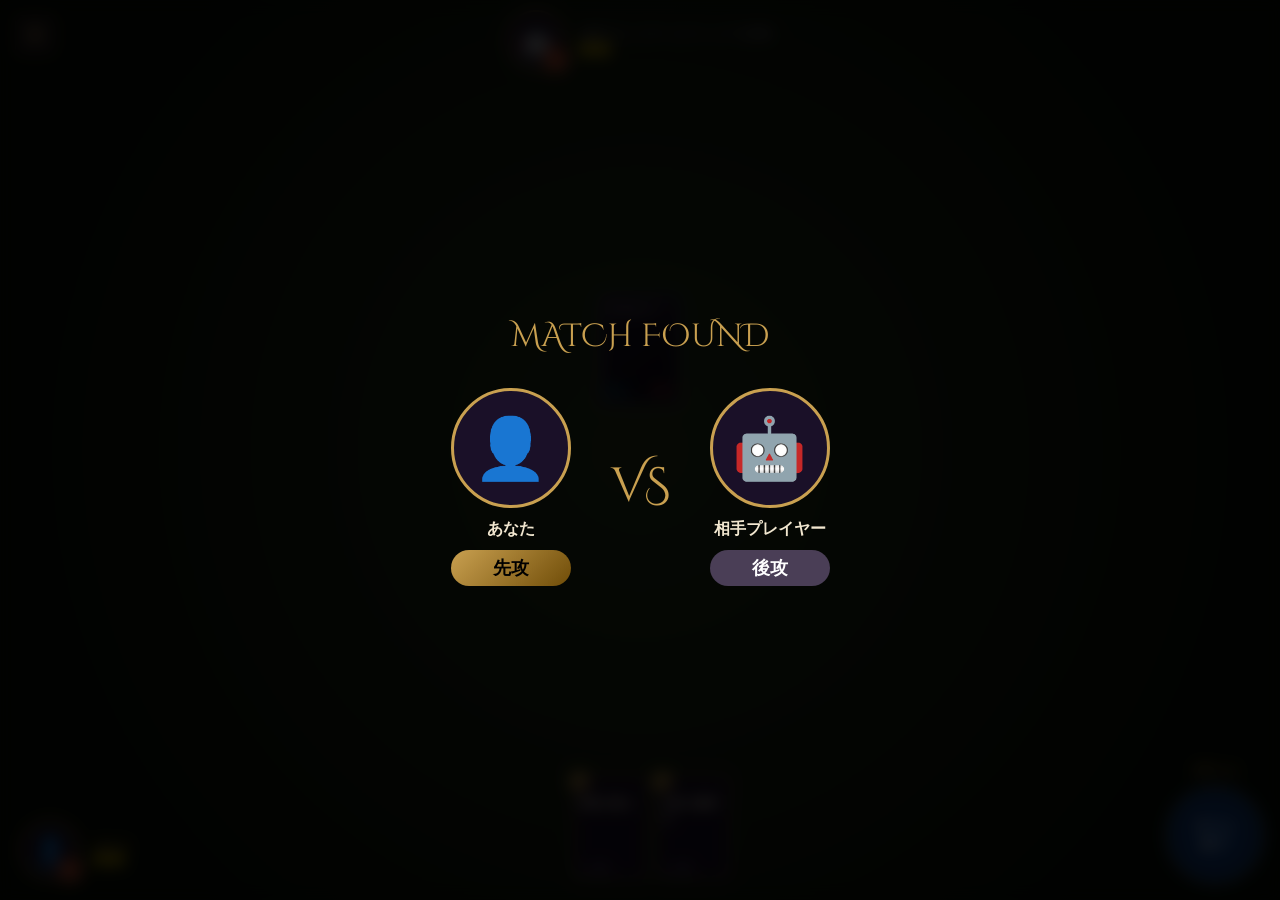
<file: bin/main/static/battle.html>
<!DOCTYPE html>
<html lang="ja">
<head>
    <meta charset="UTF-8">
    <meta name="viewport" content="width=device-width, initial-scale=1.0">
    <title>Gothic Duel - バトル</title>
    
    <link rel="preconnect" href="https://fonts.googleapis.com">
    <link rel="preconnect" href="https://fonts.gstatic.com" crossorigin>
    <link href="https://fonts.googleapis.com/css2?family=Cinzel+Decorative:wght@700&family=EB+Garamond:ital,wght@0,400..800;1,400..800&display=swap" rel="stylesheet">

    <style>
        * { box-sizing: border-box; margin: 0; padding: 0; user-select: none; }
        body {
            font-family: 'EB Garamond', serif;
            background: #0d120a;
            color: #ffffff;
            height: 100vh;
            overflow: hidden;
            position: relative;
        }

        /* 盤面背景 */
        .battle-board {
            width: 100vw;
            height: 100vh;
            background: radial-gradient(circle at 50% 50%, #2a3a20 0%, #0a1107 80%);
            display: flex;
            flex-direction: column;
            justify-content: space-between;
            padding: 10px 20px;
            position: relative;
        }

        /* --- 左上：メニューボタン ＆ カード詳細 --- */
        .top-left-ui {
            position: absolute;
            top: 15px; left: 15px;
            z-index: 10;
            display: flex;
            flex-direction: column;
            gap: 10px;
        }
        .btn-menu {
            width: 40px; height: 40px;
            background: rgba(22, 16, 35, 0.85);
            border: 1px solid #c9a050;
            color: #c9a050;
            border-radius: 6px;
            font-size: 20px;
            cursor: pointer;
            display: flex; justify-content: center; align-items: center;
            box-shadow: 0 0 10px rgba(0,0,0,0.6);
        }

        /* 左上カード詳細パネル */
        .card-detail-panel {
            width: 260px;
            background: rgba(15, 10, 25, 0.9);
            border: 1px solid #c9a050;
            border-radius: 8px;
            padding: 12px;
            box-shadow: 0 4px 15px rgba(0,0,0,0.8);
            display: none;
        }
        .detail-name { font-family: 'Cinzel Decorative', serif; color: #f1e6cf; font-size: 14px; font-weight: bold; }
        .detail-class { font-size: 11px; color: #a792ba; margin-bottom: 6px; }
        .detail-desc { font-size: 12px; color: #e0d8e8; margin-bottom: 10px; line-height: 1.3; }
        .btn-evolve {
            flex: 1; background: linear-gradient(135deg, #8a5a00, #c9a050);
            border: none; color: #000; font-weight: bold; padding: 6px; border-radius: 4px; cursor: pointer; font-size: 11px;
        }

        /* --- プレイヤー＆相手 情報エリア --- */
        .player-status-bar {
            display: flex; align-items: center; justify-content: center; gap: 15px;
        }
        .avatar-frame {
            width: 60px; height: 60px; border-radius: 50%;
            border: 2px solid #c9a050; background: #1a1028;
            display: flex; justify-content: center; align-items: center; font-size: 28px;
            position: relative;
        }
        .hp-badge {
            position: absolute; bottom: -5px; right: -5px;
            background: #b32400; color: #fff; border-radius: 50%;
            width: 26px; height: 26px; font-weight: bold; font-size: 13px;
            display: flex; justify-content: center; align-items: center; border: 1px solid #fff;
        }
        .ep-container { display: flex; gap: 4px; }
        .ep-dot { width: 12px; height: 12px; border-radius: 50%; border: 1px solid #c9a050; background: #333; }
        .ep-dot.active { background: #ffd700; box-shadow: 0 0 6px #ffd700; }

        /* --- 盤面 (Field) --- */
        .field-area {
            flex: 1; display: flex; flex-direction: column; justify-content: center; gap: 20px;
        }
        .card-row {
            display: flex; justify-content: center; gap: 15px; min-height: 110px;
        }
        .field-card {
            width: 80px; height: 110px; background: linear-gradient(145deg, #1f162e, #0d0814);
            border: 2px solid #6c5383; border-radius: 6px; position: relative;
            display: flex; flex-direction: column; justify-content: space-between; padding: 6px;
            cursor: pointer; transition: 0.2s;
        }
        .field-card.selected { border-color: #00f0ff !important; box-shadow: 0 0 15px #00f0ff !important; }

        /* ★ 状態別エフェクト枠（ Worlds Beyond 仕様 ） */
        .field-card.storm { border-color: #00f0ff; box-shadow: 0 0 15px rgba(0, 240, 255, 0.9); } /* 青枠：疾走 */
        .field-card.rush { border-color: #ffd700; box-shadow: 0 0 15px rgba(255, 215, 0, 0.9); }  /* 黄枠：突進 */
        .field-card.ward { border-color: #00ff88; box-shadow: 0 0 15px rgba(0, 255, 136, 0.8); }  /* 緑枠：守護 */
        .field-card.evolved { border-color: #ffd700; box-shadow: 0 0 12px #ffd700; }
        .field-card.super-evolved { border-color: #d8b4fe; box-shadow: 0 0 20px rgba(216, 180, 254, 1); background: linear-gradient(145deg, #3b0764, #1e1b4b); } /* 紫/虹：超進化 */

        .card-atk { position: absolute; bottom: 4px; left: 4px; color: #00f0ff; font-weight: bold; font-size: 13px; }
        .card-hp { position: absolute; bottom: 4px; right: 4px; color: #ff4d4d; font-weight: bold; font-size: 13px; }

        /* --- 手札 ＆ PP・ターン終了ボタン --- */
        .bottom-ui {
            display: flex; justify-content: space-between; align-items: flex-end; padding-bottom: 10px;
        }
        .hand-container {
            display: flex; gap: 8px; justify-content: center; flex: 1;
        }
        .hand-card {
            width: 75px; height: 105px; background: #1a1028; border: 1px solid #c9a050;
            border-radius: 6px; padding: 5px; cursor: pointer; transition: transform 0.2s;
            position: relative;
        }
        .hand-card:hover { transform: translateY(-15px); }
        .card-cost {
            position: absolute; top: -5px; left: -5px; background: #c9a050; color: #000;
            border-radius: 50%; width: 20px; height: 20px; font-weight: bold; font-size: 11px;
            display: flex; justify-content: center; align-items: center;
        }

        /* ターン終了ボタンエリア */
        .turn-end-area {
            display: flex; flex-direction: column; align-items: center; gap: 8px;
        }
        .pp-display { font-family: 'Cinzel Decorative', serif; color: #c9a050; font-weight: bold; font-size: 16px; }
        .btn-turn-end {
            width: 90px; height: 90px; border-radius: 50%;
            background: radial-gradient(circle, #1a5bb8 0%, #0a2558 100%);
            border: 2px solid #5c96f5; color: #fff; font-family: 'Cinzel Decorative', serif;
            font-size: 14px; font-weight: bold; cursor: pointer; box-shadow: 0 0 15px rgba(92,150,245,0.6);
        }

        /* ===================================================
           オーバーレイ & カットイン関連
        =================================================== */
        .overlay-screen {
            position: fixed; top: 0; left: 0; width: 100vw; height: 100vh;
            background: rgba(0,0,0,0.85); backdrop-filter: blur(8px);
            z-index: 100; display: flex; justify-content: center; align-items: center;
        }

        /* 1: 先攻・後攻決定VS画面 */
        #vs-cutin-screen { display: flex; flex-direction: column; }
        .vs-container { display: flex; align-items: center; gap: 40px; }
        .vs-player-card { text-align: center; }
        .vs-avatar { width: 120px; height: 120px; border-radius: 50%; border: 3px solid #c9a050; font-size: 60px; display: flex; justify-content: center; align-items: center; background: #1a1028; margin: 0 auto 10px; }
        .vs-badge {
            background: linear-gradient(135deg, #c9a050, #704d08); color: #000;
            padding: 6px 20px; border-radius: 20px; font-weight: bold; font-size: 18px; margin-top: 10px;
        }

        /* 2: GAME SET カットイン */
        #gameset-screen {
            display: none; background: rgba(0,0,0,0.6); backdrop-filter: blur(4px);
        }
        .gameset-text {
            font-family: 'Cinzel Decorative', serif;
            font-size: 72px;
            color: #d4af37;
            text-shadow: 0 0 25px rgba(212, 175, 55, 0.8), 0 0 50px rgba(212, 175, 55, 0.4);
            letter-spacing: 6px;
            animation: zoomIn 0.8s ease-out;
        }
        @keyframes zoomIn {
            0% { transform: scale(0.5); opacity: 0; }
            100% { transform: scale(1); opacity: 1; }
        }

        /* 3: 勝利/敗北 リザルト画面 */
        #result-screen { display: none; }
        .result-panel {
            width: 90%; max-width: 800px;
            background: rgba(18, 12, 28, 0.92);
            border: 1px solid #c9a050; border-radius: 12px; padding: 25px;
            box-shadow: 0 0 35px rgba(201, 160, 80, 0.3); text-align: center;
            position: relative;
        }
        .result-title {
            font-family: 'Cinzel Decorative', serif; font-size: 48px; font-weight: bold;
            margin-bottom: 15px; text-shadow: 0 0 15px currentColor;
        }
        .result-title.win { color: #ffd700; }
        .result-title.lose { color: #d0c4de; }

        .result-content-grid {
            display: grid; grid-template-columns: 200px 1fr; gap: 20px; align-items: center;
            margin-bottom: 25px;
        }
        .result-avatar {
            width: 140px; height: 140px; border-radius: 50%; border: 3px solid #c9a050;
            background: #1a1028; font-size: 70px; display: flex; justify-content: center; align-items: center;
            margin: 0 auto;
        }
        .score-list { text-align: left; font-size: 14px; color: #e0d8e8; line-height: 1.8; }
        .score-row { display: flex; justify-content: space-between; border-bottom: 1px solid rgba(255,255,255,0.1); }

        .result-btns {
            display: flex; justify-content: center; gap: 15px; flex-wrap: wrap;
        }
        .btn-res {
            padding: 10px 24px; background: #181124; border: 1px solid #6c5383;
            color: #f1e6cf; border-radius: 6px; cursor: pointer; font-weight: bold; transition: 0.2s;
        }
        .btn-res:hover { border-color: #c9a050; background: #2b1a3a; color: #c9a050; }
        .btn-res.main-action {
            background: linear-gradient(135deg, #1e62d0, #0a2558); border-color: #85b3ff; color: #fff;
        }

        /* 4: ポーズメニュー (ハンバーガー) */
        #pause-menu-modal { display: none; }
        .menu-box {
            background: rgba(22, 16, 35, 0.95); border: 2px solid #c9a050;
            border-radius: 12px; padding: 30px; width: 320px; text-align: center;
            box-shadow: 0 0 30px rgba(201, 160, 80, 0.4);
        }
        .menu-title { font-family: 'Cinzel Decorative', serif; color: #c9a050; font-size: 20px; margin-bottom: 20px; }
        .menu-btn-list { display: flex; flex-direction: column; gap: 12px; }
        .menu-btn {
            padding: 10px; background: #181124; border: 1px solid #6c5383;
            color: #f1e6cf; border-radius: 6px; cursor: pointer; font-size: 15px; font-weight: bold;
        }
        .menu-btn.retire { background: #6b1d1d; border-color: #ff4d4d; color: #fff; }
    </style>
</head>
<body>

<div class="battle-board">

    <!-- 左上: メニューボタン & カード詳細 -->
    <div class="top-left-ui">
        <button class="btn-menu" onclick="openPauseMenu()">☰</button>
        
        <div id="card-detail" class="card-detail-panel">
            <div id="detail-name" class="detail-name">カード名</div>
            <div id="detail-class" class="detail-class">[クラス]</div>
            <div id="detail-desc" class="detail-desc">効果テキストがここに表示されます。</div>
            
            <!-- 2段階進化ボタン (+2/+2 / +3/+3 超進化) -->
            <div style="display: flex; gap: 6px; margin-top: 8px;">
                <button id="btn-evolve" class="btn-evolve" onclick="executeEvolution(false)">✨ 進化 (+2)</button>
                <button id="btn-super-evolve" class="btn-evolve" style="background: linear-gradient(135deg, #b83280, #6b46c1); color: #fff;" onclick="executeEvolution(true)">🌟 超進化 (+3)</button>
            </div>
        </div>
    </div>

    <!-- 相手プレイヤー情報 (クリックでダイレクトアタックテスト可) -->
    <div class="player-status-bar" onclick="directAttackEnemy()" style="cursor: pointer;" title="クリックで相手リーダーに攻撃（テスト用）">
        <div class="avatar-circle avatar-frame">
            🤖
            <div class="hp-badge" id="enemy-hp">20</div>
        </div>
        <div>
            <div style="font-size: 13px; color: #a792ba;">相手プレイヤー (クリックで攻撃)</div>
            <div class="ep-container">
                <div class="ep-dot active"></div><div class="ep-dot active"></div>
            </div>
        </div>
    </div>

    <!-- フィールド (盤面) -->
    <div class="field-area">
        <div class="card-row" id="enemy-board"></div>
        <div class="card-row" id="my-board"></div>
    </div>

    <!-- 下部UI: 自分のステータス / 手札 / ターン終了 -->
    <div class="bottom-ui">
        <div class="player-status-bar">
            <div class="avatar-circle avatar-frame">
                👤
                <div class="hp-badge" id="my-hp">20</div>
            </div>
            <div>
                <div style="font-size: 13px; color: #c9a050;" id="my-name">あなた</div>
                <!-- EP初期値2ポイント -->
                <div class="ep-container" id="my-ep-dots">
                    <div class="ep-dot active"></div><div class="ep-dot active"></div>
                </div>
            </div>
        </div>

        <div class="hand-container" id="my-hand"></div>

        <div class="turn-end-area">
            <div class="pp-display">PP <span id="current-pp">1</span>/<span id="max-pp">1</span></div>
            <button class="btn-turn-end" onclick="endTurn()">ターン<br>終了</button>
        </div>
    </div>

</div>

<!-- 1: マッチング決定・先攻後攻VS画面 -->
<div id="vs-cutin-screen" class="overlay-screen">
    <div style="font-family: 'Cinzel Decorative', serif; color: #c9a050; font-size: 32px; margin-bottom: 30px;">
        MATCH FOUND
    </div>
    <div class="vs-container">
        <div class="vs-player-card">
            <div class="vs-avatar">👤</div>
            <div style="color: #f1e6cf; font-weight: bold;" id="vs-my-name">あなた</div>
            <div class="vs-badge" id="my-turn-order">先攻</div>
        </div>

        <div style="font-family: 'Cinzel Decorative', serif; font-size: 48px; color: #c9a050;">VS</div>

        <div class="vs-player-card">
            <div class="vs-avatar">🤖</div>
            <div style="color: #f1e6cf; font-weight: bold;">相手プレイヤー</div>
            <div class="vs-badge" id="enemy-turn-order" style="background: #4a3e56; color: #fff;">後攻</div>
        </div>
    </div>
</div>

<!-- 2: 決着時 GAME SET カットイン -->
<div id="gameset-screen" class="overlay-screen">
    <div class="gameset-text">GAME SET</div>
</div>

<!-- 3: 勝利/敗北 リザルト画面 -->
<div id="result-screen" class="overlay-screen">
    <div class="result-panel">
        <div id="result-title" class="result-title win">WIN</div>
        
        <div class="result-content-grid">
            <div class="result-avatar">👤</div>
            <div class="score-list" id="score-details"></div>
        </div>

        <div class="result-btns">
            <button class="btn-res" onclick="location.reload()">再戦する</button>
            <button class="btn-res" onclick="alert('リプレイ未実装')">リプレイ</button>
            <button class="btn-res" onclick="alert('ミッション未実装')">ミッション</button>
            <button class="btn-res main-action" onclick="location.href='home.html'">ホームへ戻る</button>
        </div>
    </div>
</div>

<!-- 4: ポーズメニュー -->
<div id="pause-menu-modal" class="overlay-screen">
    <div class="menu-box">
        <div class="menu-title">バトルメニュー</div>
        <div class="menu-btn-list">
            <button class="menu-btn retire" onclick="triggerGameSet(false)">リタイア</button>
            <button class="menu-btn" onclick="alert('設定画面（未実装）')">設定</button>
            <button class="menu-btn" onclick="closePauseMenu()">バトルへ戻る</button>
        </div>
    </div>
</div>

<!-- ランク判定用ユーティリティ -->
<script src="js/rank_util.js"></script>

<script>
    let myHp = 20, enemyHp = 20;
    let currentPp = 1, maxPp = 1;
    let myEp = 2; // EP 2ポイント固定
    let selectedBoardCard = null;

    let myHandCards = [
        { id: 101, name: '暗黒の騎士', cost: 1, attack: 2, hp: 2, desc: '【疾走】リーダーを攻撃可能', isStorm: true },
        { id: 102, name: '月影の魔導士', cost: 2, attack: 3, hp: 2, desc: '【突進】フォロワーを攻撃可能', isRush: true }
    ];
    let myBoardCards = [];
    let enemyBoardCards = [
        { id: 201, name: 'スケルトン', attack: 1, hp: 1 }
    ];

    document.addEventListener('DOMContentLoaded', () => {
        const isFirst = Math.random() < 0.5;
        document.getElementById('my-turn-order').innerText = isFirst ? '先攻' : '後攻';
        document.getElementById('enemy-turn-order').innerText = isFirst ? '後攻' : '先攻';

        setTimeout(() => {
            document.getElementById('vs-cutin-screen').style.display = 'none';
        }, 2500);

        renderAll();
    });

    // 画面全体の再描画
    function renderAll() {
        document.getElementById('my-hp').innerText = myHp;
        document.getElementById('enemy-hp').innerText = enemyHp;
        document.getElementById('current-pp').innerText = currentPp;
        document.getElementById('max-pp').innerText = maxPp;

        // 手札描画
        const handEl = document.getElementById('my-hand');
        handEl.innerHTML = '';
        myHandCards.forEach((card, idx) => {
            const el = document.createElement('div');
            el.className = 'hand-card';
            el.onclick = () => playCard(idx);
            el.innerHTML = `
                <div class="card-cost">${card.cost}</div>
                <div style="font-size: 11px; font-weight: bold; margin-top: 15px; color: #f1e6cf;">${card.name}</div>
                <div style="font-size: 11px; color: #a792ba; position: absolute; bottom: 4px;">⚔${card.attack} ❤${card.hp}</div>
            `;
            handEl.appendChild(el);
        });

        // 自分盤面描画（状態別エフェクト枠クラス適用）
        const myBoardEl = document.getElementById('my-board');
        myBoardEl.innerHTML = '';
        myBoardCards.forEach((card) => {
            const el = document.createElement('div');
            
            let classes = ['field-card'];
            if (card.isSuperEvolved) classes.push('super-evolved');
            else if (card.isEvolved) classes.push('evolved');
            
            if (card.isStorm) classes.push('storm');   // 青枠：疾走
            else if (card.isRush) classes.push('rush'); // 黄枠：突進
            
            if (card.isWard) classes.push('ward');      // 緑枠：守護
            if (selectedBoardCard === card) classes.push('selected');

            el.className = classes.join(' ');
            el.onclick = () => selectMyBoardCard(card);
            el.innerHTML = `
                <div style="font-size: 11px; font-weight: bold; color: #f1e6cf;">${card.name}</div>
                <div class="card-atk">⚔ ${card.attack}</div>
                <div class="card-hp">❤ ${card.hp}</div>
            `;
            myBoardEl.appendChild(el);
        });

        // 相手盤面描画
        const enemyBoardEl = document.getElementById('enemy-board');
        enemyBoardEl.innerHTML = '';
        enemyBoardCards.forEach((card, idx) => {
            const el = document.createElement('div');
            el.className = 'field-card';
            el.onclick = () => attackEnemyCard(idx);
            el.innerHTML = `
                <div style="font-size: 11px; font-weight: bold; color: #f1e6cf;">${card.name}</div>
                <div class="card-atk">⚔ ${card.attack}</div>
                <div class="card-hp">❤ ${card.hp}</div>
            `;
            enemyBoardEl.appendChild(el);
        });
    }

    // カードをプレイ
    function playCard(index) {
        const card = myHandCards[index];
        if (currentPp < card.cost) return alert('PPが足りません！');
        
        currentPp -= card.cost;
        myBoardCards.push(card);
        myHandCards.splice(index, 1);
        renderAll();
    }

    // 自分の盤面カードを選択
    function selectMyBoardCard(card) {
        selectedBoardCard = card;
        const detailPanel = document.getElementById('card-detail');
        detailPanel.style.display = 'block';
        document.getElementById('detail-name').innerText = card.name;
        document.getElementById('detail-desc').innerText = card.desc || '効果なし';
        
        const btnEvolve = document.getElementById('btn-evolve');
        const btnSuper = document.getElementById('btn-super-evolve');

        if (card.isSuperEvolved || myEp <= 0) {
            btnEvolve.style.display = 'none';
            btnSuper.style.display = 'none';
        } else if (card.isEvolved) {
            btnEvolve.style.display = 'none';
            btnSuper.style.display = 'block';
        } else {
            btnEvolve.style.display = 'block';
            btnSuper.style.display = 'block';
        }

        renderAll();
    }

    // ★ 進化 / 超進化の実行処理 (+2/+2 または +3/+3)
    function executeEvolution(isSuper) {
        if (!selectedBoardCard || myEp <= 0) return;
        myEp--;

        if (isSuper) {
            selectedBoardCard.isSuperEvolved = true;
            selectedBoardCard.isEvolved = true;
            selectedBoardCard.attack += 3;
            selectedBoardCard.hp += 3;
            selectedBoardCard.name = '🌟 ' + selectedBoardCard.name;
        } else {
            selectedBoardCard.isEvolved = true;
            selectedBoardCard.attack += 2;
            selectedBoardCard.hp += 2;
        }

        // EPドットの更新
        const dots = document.querySelectorAll('#my-ep-dots .ep-dot');
        if (dots[myEp]) dots[myEp].classList.remove('active');

        document.getElementById('card-detail').style.display = 'none';
        renderAll();
    }

    // 相手カードへの攻撃
    function attackEnemyCard(enemyIdx) {
        if (!selectedBoardCard) return;
        const enemyCard = enemyBoardCards[enemyIdx];

        enemyCard.hp -= selectedBoardCard.attack;
        selectedBoardCard.hp -= enemyCard.attack;

        if (enemyCard.hp <= 0) enemyBoardCards.splice(enemyIdx, 1);
        if (selectedBoardCard.hp <= 0) {
            const myIdx = myBoardCards.indexOf(selectedBoardCard);
            if (myIdx >= 0) myBoardCards.splice(myIdx, 1);
        }

        selectedBoardCard = null;
        document.getElementById('card-detail').style.display = 'none';
        renderAll();
    }

    // 相手リーダーへの直接攻撃（疾走持ちなどの判定）
    function directAttackEnemy() {
        if (!selectedBoardCard) return alert('攻撃するフォロワーを選択してください！');
        
        // 疾走(isStorm)または通常攻撃可能状態であればリーダーを攻撃可能
        enemyHp = Math.max(0, enemyHp - selectedBoardCard.attack);
        renderAll();

        if (enemyHp <= 0) {
            triggerGameSet(true); // 勝利
        }
    }

    // 決着演出の開始
    function triggerGameSet(isWin) {
        closePauseMenu();
        const gameSetEl = document.getElementById('gameset-screen');
        gameSetEl.style.display = 'flex';

        setTimeout(() => {
            gameSetEl.style.display = 'none';
            showResultScreen(isWin);
        }, 2200);
    }

    // ★ リザルト表示とMP・グループ変動の保存（連勝数によるグループ昇格＆ボーナスMP適用）
    function showResultScreen(isWin) {
        const resultEl = document.getElementById('result-screen');
        const titleEl = document.getElementById('result-title');
        const scoreEl = document.getElementById('score-details');

        resultEl.style.display = 'flex';

        // 1. ユーザーデータの取得（未登録時はmp: 0, winStreak: 0）
        let user = JSON.parse(localStorage.getItem('user') || '{"username": "プレイヤー", "mp": 0, "winStreak": 0}');
        
        if (isWin) {
            user.winStreak = (user.winStreak || 0) + 1; // 勝利で連勝数+1
        } else {
            user.winStreak = 0; // 敗北で連勝数リセット
        }

        // 2. 所属グループおよび獲得MPの計算（エメラルド: 100, トパーズ: 110, ルビー: 120...）
        const groupInfo = typeof getGroupInfo === 'function' ? getGroupInfo(user.winStreak) : { name: 'エメラルド', mpBonus: 100, color: '#48bb78', icon: '🟢' };
        let earnedMp = isWin ? groupInfo.mpBonus : 0;
        
        user.mp = (user.mp || 0) + earnedMp;

        // 3. データの保存
        localStorage.setItem('user', JSON.stringify(user));

        // 4. 最新のランク情報を計算
        const rankInfo = typeof getRankInfo === 'function' ? getRankInfo(user.mp) : { name: 'Beginner 0', nextMp: 200 };

        if (isWin) {
            titleEl.className = 'result-title win';
            titleEl.innerText = 'WIN';
            scoreEl.innerHTML = `
                <div class="score-row"><span>所属グループ</span><span style="color:${groupInfo.color}">${groupInfo.icon} ${groupInfo.name}</span></div>
                <div class="score-row"><span>現在の連勝数</span><span>${user.winStreak} 連勝中</span></div>
                <div class="score-row"><span>バトル勝利報酬</span><span style="color:#ffd700;">+${earnedMp} MP</span></div>
                <div class="score-row" style="margin-top:10px; font-weight:bold; color:#ffd700;">
                    <span>現在のランク / TOTAL</span><span>${rankInfo.name} (${user.mp} MP)</span>
                </div>
                <div class="score-row" style="margin-top:5px; color:#a792ba;">
                    <span>NEXT昇格まで</span><span>あと ${rankInfo.nextMp} MP</span>
                </div>
            `;
        } else {
            titleEl.className = 'result-title lose';
            titleEl.innerText = 'RESULT';
            scoreEl.innerHTML = `
                <div class="score-row"><span>獲得 MP</span><span>+0 MP</span></div>
                <div class="score-row"><span>現在のランク</span><span>${rankInfo.name} (${user.mp} MP)</span></div>
                <div class="score-row" style="margin-top:10px; color:#a792ba;"><span>連勝リセット</span><span>0 連勝</span></div>
            `;
        }
    }

    function endTurn() {
        if (maxPp < 10) maxPp++;
        currentPp = maxPp;
        myHandCards.push({ id: Date.now(), name: '漆黒の竜', cost: 3, attack: 3, hp: 3, desc: '強力な竜' });
        renderAll();
    }

    function openPauseMenu() { document.getElementById('pause-menu-modal').style.display = 'flex'; }
    function closePauseMenu() { document.getElementById('pause-menu-modal').style.display = 'none'; }
</script>

</body>
</html>
</file>
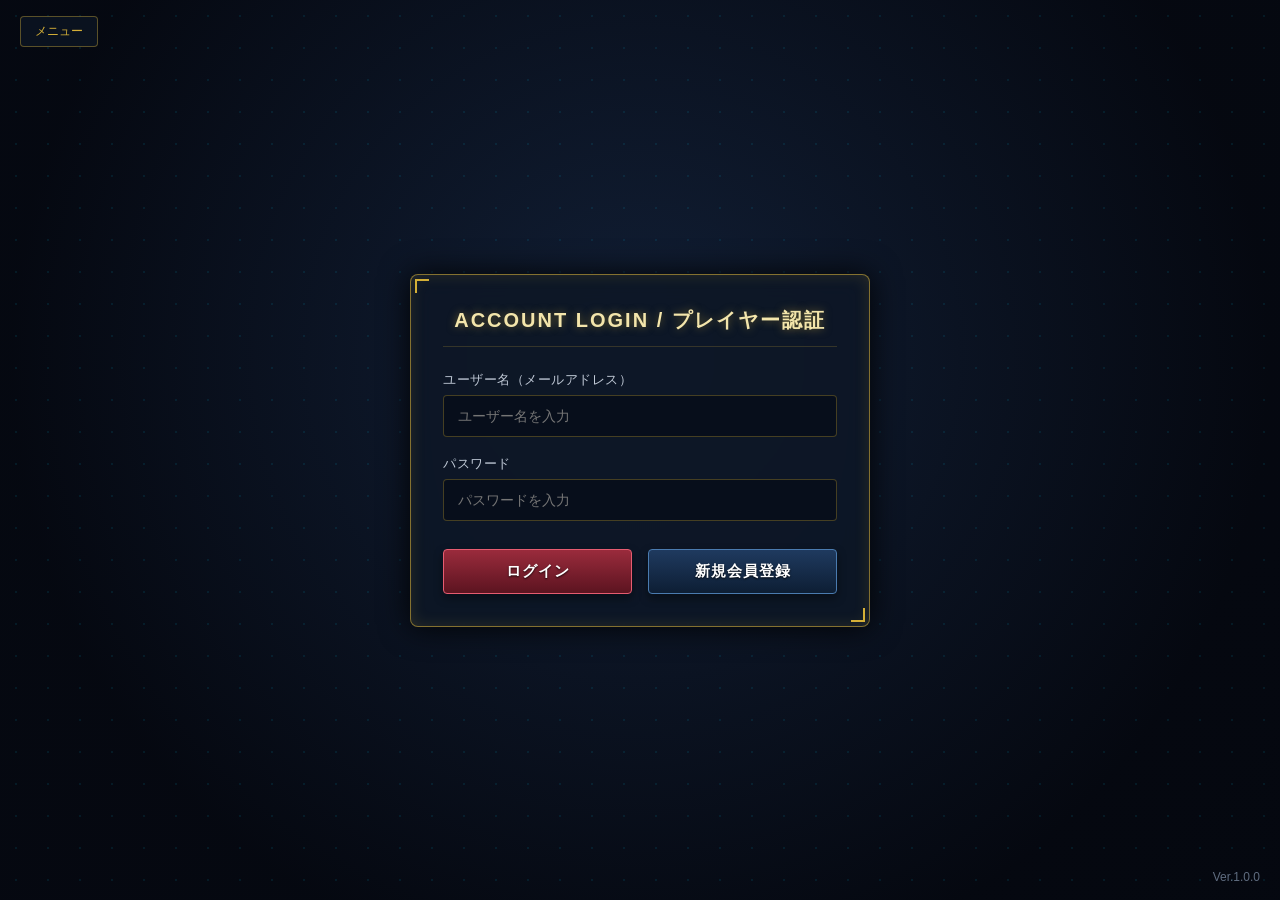
<file: bin/main/static/home.html>
<!DOCTYPE html>
<html lang="ja">
<head>
    <meta charset="UTF-8">
    <meta name="viewport" content="width=device-width, initial-scale=1.0">
    <title>Gothic Duel - HOME</title>
    
    <!-- Google Fonts の読み込み -->
    <link rel="preconnect" href="https://fonts.googleapis.com">
    <link rel="preconnect" href="https://fonts.gstatic.com" crossorigin>
    <link href="https://fonts.googleapis.com/css2?family=Cinzel+Decorative:wght@700&family=EB+Garamond:ital,wght@0,400..800;1,400..800&display=swap" rel="stylesheet">

    <style>
        * {
            box-sizing: border-box;
            margin: 0;
            padding: 0;
            user-select: none;
        }

        body {
            font-family: 'EB Garamond', serif;
            background: #080d19;
            color: #ffffff;
            height: 100vh;
            overflow: hidden;
            display: flex;
            flex-direction: column;
            justify-content: space-between;
            position: relative;
        }

        /* 背景レイヤー */
        .bg-layer {
            position: absolute;
            top: 0;
            left: 0;
            width: 100%;
            height: 100%;
            background: radial-gradient(circle at 50% 40%, rgba(45, 27, 78, 0.6) 0%, rgba(5, 8, 16, 0.95) 75%),
                        linear-gradient(135deg, #091224 0%, #03060c 100%);
            z-index: 1;
            pointer-events: none;
        }

        /* 粒子アニメーション背景 */
        .particles {
            position: absolute;
            top: 0;
            left: 0;
            width: 100%;
            height: 100%;
            background-image: radial-gradient(rgba(201, 160, 80, 0.2) 1px, transparent 1px);
            background-size: 32px 32px;
            animation: particleMove 20s linear infinite;
            z-index: 2;
            opacity: 0.6;
            pointer-events: none;
        }

        @keyframes particleMove {
            0% { background-position: 0 0; }
            100% { background-position: 320px 640px; }
        }

        /* UIコンテンツレイヤー */
        .ui-layer {
            position: relative;
            z-index: 10;
            width: 100%;
            height: 100%;
            display: flex;
            flex-direction: column;
            justify-content: space-between;
            padding: 16px 24px;
        }

        /* トップヘッダー */
        .header {
            display: flex;
            justify-content: space-between;
            align-items: center;
        }

        .user-info {
            display: flex;
            align-items: center;
            gap: 12px;
            background: rgba(22, 16, 35, 0.85);
            padding: 8px 16px 8px 10px;
            border-radius: 30px;
            border: 1px solid rgba(201, 160, 80, 0.4);
            backdrop-filter: blur(8px);
            cursor: pointer;
            transition: 0.2s;
        }
        .user-info:hover {
            border-color: #ffd700;
            box-shadow: 0 0 12px rgba(201, 160, 80, 0.4);
        }

        .avatar-circle {
            width: 42px;
            height: 42px;
            border-radius: 50%;
            background: linear-gradient(135deg, #2b1a3a, #150b21);
            display: flex;
            justify-content: center;
            align-items: center;
            font-size: 20px;
            border: 2px solid #c9a050;
            box-shadow: 0 0 10px rgba(201, 160, 80, 0.4);
        }

        .user-details {
            display: flex;
            flex-direction: column;
        }

        .user-name {
            font-family: 'Cinzel Decorative', serif;
            font-size: 14px;
            font-weight: bold;
            color: #f1e6cf;
            letter-spacing: 0.5px;
        }

        .level-bar-container {
            display: flex;
            align-items: center;
            gap: 8px;
            margin-top: 3px;
        }

        .level-text {
            font-size: 11px;
            color: #c9a050;
            font-weight: bold;
        }

        .level-bar {
            width: 90px;
            height: 5px;
            background: rgba(255, 255, 255, 0.15);
            border-radius: 3px;
            overflow: hidden;
        }

        .level-fill {
            width: 40%;
            height: 100%;
            background: linear-gradient(90deg, #8a5a00, #c9a050);
        }

        /* ヘッダー右側（通貨＆アクションボタン） */
        .resources {
            display: flex;
            align-items: center;
            gap: 10px;
        }

        .resource-item {
            display: flex;
            align-items: center;
            gap: 6px;
            background: rgba(22, 16, 35, 0.85);
            padding: 6px 14px;
            border-radius: 20px;
            border: 1px solid rgba(201, 160, 80, 0.3);
            backdrop-filter: blur(8px);
            font-size: 14px;
            font-weight: bold;
        }

        .gold { color: #ffd700; }
        .gem { color: #00f0ff; }

        .btn-icon {
            background: rgba(22, 16, 35, 0.85);
            border: 1px solid rgba(201, 160, 80, 0.4);
            color: #c9a050;
            width: 38px;
            height: 38px;
            border-radius: 8px;
            cursor: pointer;
            font-size: 18px;
            display: flex;
            justify-content: center;
            align-items: center;
            transition: all 0.2s;
            backdrop-filter: blur(8px);
        }

        .btn-icon:hover {
            border-color: #ffd700;
            transform: scale(1.08);
            box-shadow: 0 0 12px rgba(201, 160, 80, 0.5);
            background: rgba(42, 26, 58, 0.9);
        }

        /* メインコンテンツエリア */
        .main-content {
            display: flex;
            justify-content: flex-end;
            align-items: center;
            flex-grow: 1;
            padding-right: 60px;
        }

        .rank-match-card {
            background: linear-gradient(135deg, rgba(74, 30, 90, 0.5) 0%, rgba(15, 10, 25, 0.9) 100%);
            border: 2px solid #c9a050;
            border-radius: 50%;
            width: 190px;
            height: 190px;
            display: flex;
            flex-direction: column;
            justify-content: center;
            align-items: center;
            cursor: pointer;
            transition: all 0.3s cubic-bezier(0.175, 0.885, 0.32, 1.275);
            backdrop-filter: blur(12px);
            box-shadow: 0 10px 30px rgba(201, 160, 80, 0.3);
        }

        .rank-match-card:hover {
            transform: scale(1.08);
            border-color: #ffd700;
            box-shadow: 0 15px 40px rgba(201, 160, 80, 0.6);
        }

        .rank-badge {
            font-size: 40px;
            margin-bottom: 2px;
        }

        .rank-name {
            font-family: 'Cinzel Decorative', serif;
            font-size: 18px;
            font-weight: 900;
            color: #f1e6cf;
            text-shadow: 0 0 8px rgba(201, 160, 80, 0.8);
        }

        .rank-sub {
            font-size: 12px;
            color: #c9a050;
            margin-top: 2px;
        }

        /* ボトムナビゲーションバー */
        .bottom-nav {
            display: flex;
            justify-content: center;
            align-items: center;
            gap: 20px;
            background: rgba(15, 10, 25, 0.9);
            border: 1px solid rgba(201, 160, 80, 0.3);
            border-radius: 16px;
            padding: 8px 24px;
            backdrop-filter: blur(16px);
            box-shadow: 0 -5px 25px rgba(0, 0, 0, 0.7);
            margin: 0 auto;
            max-width: 500px;
            width: 100%;
        }

        .nav-item {
            display: flex;
            flex-direction: column;
            align-items: center;
            gap: 4px;
            padding: 8px 24px;
            border-radius: 10px;
            cursor: pointer;
            color: #a792ba;
            transition: all 0.2s;
            font-size: 13px;
            font-weight: bold;
            text-decoration: none;
        }

        .nav-item .icon {
            font-size: 22px;
        }

        .nav-item:hover {
            color: #ffffff;
            background: rgba(255, 255, 255, 0.05);
        }

        .nav-item.active {
            color: #c9a050;
            background: linear-gradient(180deg, rgba(201, 160, 80, 0.2) 0%, rgba(201, 160, 80, 0) 100%);
            border-bottom: 2px solid #c9a050;
            text-shadow: 0 0 8px rgba(201, 160, 80, 0.6);
        }

        /* --- モーダル・オーバーレイ共通スタイル --- */
        .overlay-screen {
            position: fixed;
            top: 0; left: 0;
            width: 100vw; height: 100vh;
            background: rgba(0, 0, 0, 0.8);
            backdrop-filter: blur(6px);
            z-index: 100;
            display: none;
            justify-content: center;
            align-items: center;
        }

        /* 右側メニュー引き出し (画像2枚目再現) */
        .menu-drawer {
            position: absolute;
            right: 0; top: 0;
            width: 320px; height: 100vh;
            background: rgba(15, 10, 23, 0.95);
            border-left: 2px solid #c9a050;
            padding: 20px;
            display: flex;
            flex-direction: column;
            gap: 15px;
            box-shadow: -10px 0 30px rgba(0,0,0,0.8);
        }

        .drawer-header {
            display: flex;
            justify-content: space-between;
            align-items: center;
            border-bottom: 1px solid rgba(201, 160, 80, 0.3);
            padding-bottom: 12px;
        }

        .menu-grid {
            display: grid;
            grid-template-columns: repeat(3, 1fr);
            gap: 10px;
            margin-top: 15px;
        }

        .menu-grid-btn {
            background: #181124;
            border: 1px solid #4a3e56;
            border-radius: 6px;
            padding: 12px 5px;
            text-align: center;
            color: #d0c4de;
            font-size: 11px;
            cursor: pointer;
            display: flex;
            flex-direction: column;
            align-items: center;
            gap: 6px;
            transition: 0.2s;
        }

        .menu-grid-btn:hover {
            border-color: #c9a050;
            color: #ffffff;
            background: #2b1a3a;
        }

        /* ギフトモーダル (画像3枚目再現) */
        .gift-box {
            width: 85%;
            max-width: 650px;
            height: 400px;
            background: rgba(15, 10, 25, 0.95);
            border: 2px solid #c9a050;
            border-radius: 12px;
            padding: 20px;
            text-align: center;
            display: flex;
            flex-direction: column;
            justify-content: space-between;
            box-shadow: 0 0 30px rgba(201, 160, 80, 0.3);
        }

        /* ミッションモーダル (画像4枚目再現) */
        .mission-grid {
            display: flex;
            gap: 15px;
            justify-content: center;
            margin-top: 20px;
        }

        .mission-card {
            width: 170px;
            height: 200px;
            background: #181124;
            border: 1px solid #4a3e56;
            border-radius: 8px;
            display: flex;
            justify-content: center;
            align-items: center;
            font-family: 'Cinzel Decorative', serif;
            color: #ffd700;
            font-size: 20px;
            font-weight: bold;
            box-shadow: inset 0 0 15px rgba(201, 160, 80, 0.2);
        }
    </style>
</head>
<body>

    <div class="bg-layer"></div>
    <div class="particles"></div>

    <div class="ui-layer">

        <!-- ヘッダー -->
        <header class="header">
            <div class="user-info" onclick="location.href='profile.html'" title="プロフィールを表示">
                <div class="avatar-circle">👤</div>
                <div class="user-details">
                    <span id="player-name" class="user-name">プレイヤー</span>
                    <div class="level-bar-container">
                        <span class="level-text">Lv.1</span>
                        <div class="level-bar">
                            <div class="level-fill"></div>
                        </div>
                    </div>
                </div>
            </div>

            <div class="resources">
                <div class="resource-item" title="コイン">
                    <span class="gold">🪙</span>
                    <span id="coin-count">1000</span>
                </div>
                <div class="resource-item" title="ダイヤ">
                    <span class="gem">💎</span>
                    <span>0</span>
                </div>
                
                <!-- アイコンボタン群（プレゼント / 巻物ミッション / メニュー） -->
                <button class="btn-icon" onclick="openGiftModal()" title="ギフト">🎁</button>
                <button class="btn-icon" onclick="openMissionModal()" title="ミッション">📜</button>
                <button class="btn-icon" onclick="openMenuDrawer()" title="メニュー">田</button>
            </div>
        </header>

        <!-- メインエリア（対戦開始） -->
        <main class="main-content">
            <div class="rank-match-card" onclick="startBattle()">
                <div class="rank-badge">🏆</div>
                <span class="rank-name">ランクマッチ</span>
                <span class="rank-sub">対戦を開始する</span>
            </div>
        </main>

        <!-- ボトムナビゲーション -->
        <nav class="bottom-nav">
            <a href="solo.html" class="nav-item">
                <span class="icon">📖</span>
                <span>ソロプレイ</span>
            </a>
            <a href="#" class="nav-item active" onclick="startBattle()">
                <span class="icon">⚔️</span>
                <span>バトル</span>
            </a>
            <a href="deck.html" class="nav-item">
                <span class="icon">🎴</span>
                <span>デッキ構築</span>
            </a>
        </nav>

    </div>

    <!-- ==========================================
         モーダル 1: メニュー引き出し (田の字ボタン押下時)
    ========================================== -->
    <div id="menu-drawer-overlay" class="overlay-screen" onclick="closeMenuDrawer()">
        <div class="menu-drawer" onclick="event.stopPropagation()">
            <div class="drawer-header">
                <div>
                    <div style="font-size: 16px; font-weight: bold; color: #c9a050;" id="drawer-username">プレイヤー</div>
                    <div style="font-size: 11px; color: #a792ba;" id="drawer-rank">Rank Master 1</div>
                </div>
                <button class="btn-icon" onclick="closeMenuDrawer()">✕</button>
            </div>

            <div class="menu-grid">
                <div class="menu-grid-btn" onclick="location.href='profile.html'"><span>👤</span><span>プロフィール</span></div>
                <div class="menu-grid-btn" onclick="alert('ランキング未実装')"><span>🏆</span><span>ランキング</span></div>
                <div class="menu-grid-btn" onclick="alert('アチーブメント未実装')"><span>📜</span><span>アチーブメント</span></div>
                <div class="menu-grid-btn" onclick="alert('リプレイ未実装')"><span>🎥</span><span>リプレイ</span></div>
                <div class="menu-grid-btn" onclick="alert('デッキ紹介未実装')"><span>🎴</span><span>デッキ紹介</span></div>
                <div class="menu-grid-btn" onclick="alert('設定画面未実装')"><span>⚙️</span><span>設定</span></div>
            </div>

            <button class="btn-icon" style="width: 100%; margin-top: auto; border-radius: 6px; font-size: 13px;" onclick="logout()">ログアウト</button>
        </div>
    </div>

    <!-- ==========================================
         モーダル 2: ギフト (プレゼントボタン押下時)
    ========================================== -->
    <div id="gift-modal" class="overlay-screen">
        <div class="gift-box">
            <div style="font-family: 'Cinzel Decorative', serif; color: #c9a050; font-size: 20px;">GIFT</div>
            <div style="color: #a792ba; margin-top: 30px;">ギフトはすべて受け取り済みです。</div>
            <button class="btn-icon" style="width: 100%; margin-top: auto; border-radius: 6px; font-size: 13px;" onclick="closeGiftModal()">閉じる</button>
        </div>
    </div>

    <!-- ==========================================
         モーダル 3: ミッション (巻物ボタン押下時)
    ========================================== -->
    <div id="mission-modal" class="overlay-screen">
        <div class="gift-box" style="height: 440px;">
            <div style="font-family: 'Cinzel Decorative', serif; color: #c9a050; font-size: 20px;">TODAY'S MISSION</div>
            <div class="mission-grid">
                <div class="mission-card">CLEAR</div>
                <div class="mission-card">CLEAR</div>
                <div class="mission-card">CLEAR</div>
            </div>
            <div style="font-size: 12px; color: #a792ba; margin-top: 15px;">次のミッション更新まで 19時間0分</div>
            <button class="btn-icon" style="width: 100%; margin-top: 15px; border-radius: 6px; font-size: 13px;" onclick="closeMissionModal()">閉じる</button>
        </div>
    </div>

    <!-- ランク計算ユーティリティ -->
    <script src="js/rank_util.js"></script>

    <script>
        document.addEventListener('DOMContentLoaded', () => {
            const storedUser = localStorage.getItem('user');
            if (!storedUser) {
                window.location.href = 'login.html';
                return;
            }

            try {
                const user = JSON.parse(storedUser);
                const userMp = user.mp || 5877;
                const rankInfo = typeof getRankInfo === 'function' ? getRankInfo(userMp) : { name: 'Master 1', icon: '🏆' };

                // UIへの値適用
                document.getElementById('player-name').innerText = user.username || 'プレイヤー';
                document.getElementById('drawer-username').innerText = user.username || 'プレイヤー';
                document.getElementById('drawer-rank').innerText = 'Rank ' + rankInfo.name;

                const rankNameEl = document.querySelector('.rank-name');
                const rankBadgeEl = document.querySelector('.rank-badge');
                const rankSubEl = document.querySelector('.rank-sub');

                if (rankNameEl) rankNameEl.innerText = rankInfo.name;
                if (rankBadgeEl) rankBadgeEl.innerText = rankInfo.icon;
                if (rankSubEl) rankSubEl.innerText = `MP ${userMp}`;

            } catch (e) {
                document.getElementById('player-name').innerText = 'プレイヤー';
            }
        });

        // 画面遷移・モーダル操作用関数
        function startBattle() {
            window.location.href = 'rank_match.html';
        }

        function logout() {
            localStorage.removeItem('user');
            window.location.href = 'login.html';
        }

        function openMenuDrawer() { document.getElementById('menu-drawer-overlay').style.display = 'flex'; }
        function closeMenuDrawer() { document.getElementById('menu-drawer-overlay').style.display = 'none'; }
        function openGiftModal() { document.getElementById('gift-modal').style.display = 'flex'; }
        function closeGiftModal() { document.getElementById('gift-modal').style.display = 'none'; }
        function openMissionModal() { document.getElementById('mission-modal').style.display = 'flex'; }
        function closeMissionModal() { document.getElementById('mission-modal').style.display = 'none'; }
    </script>
</body>
</html>
</file>
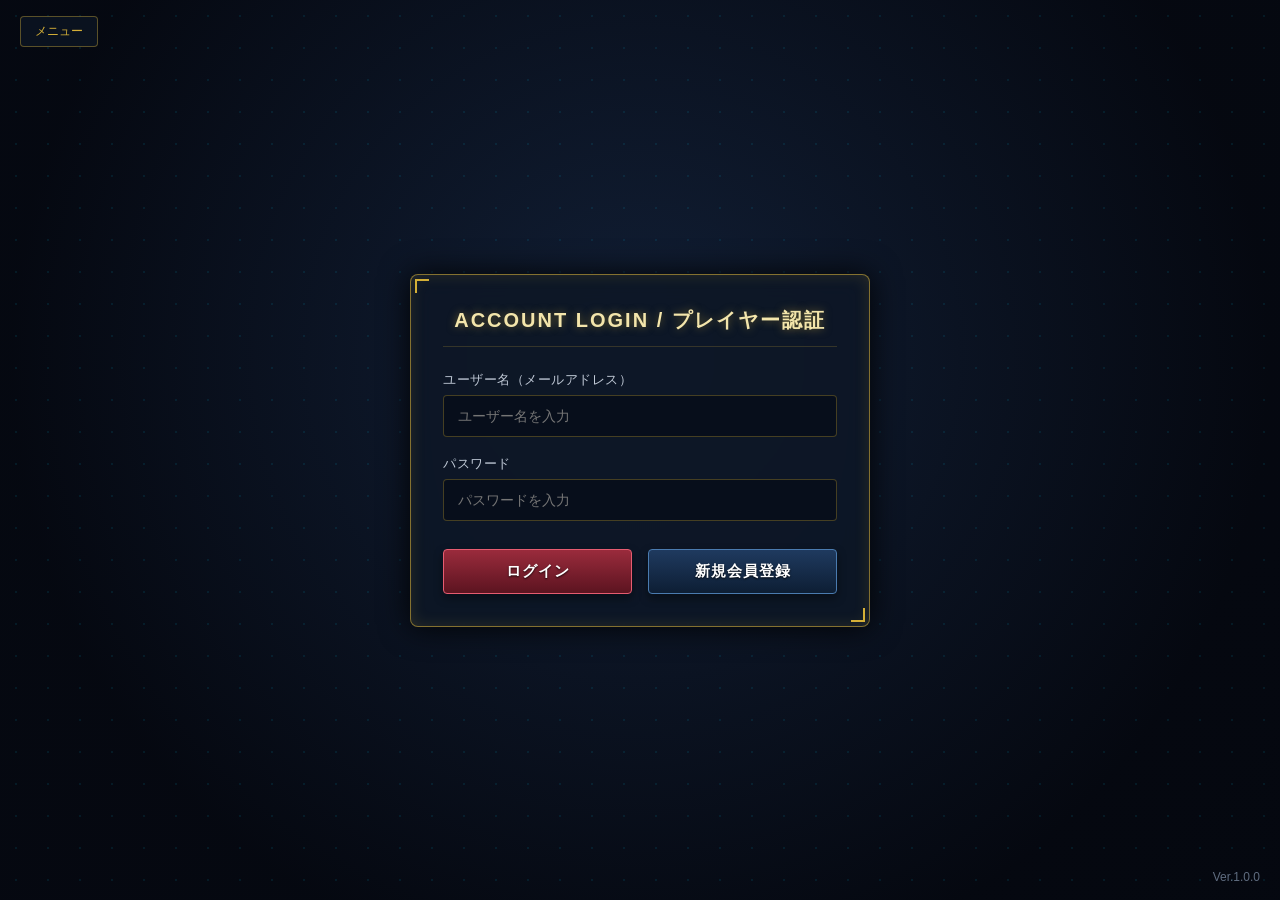
<file: bin/main/static/login.html>
<!DOCTYPE html>
<html lang="ja">
<head>
    <meta charset="UTF-8">
    <meta name="viewport" content="width=device-width, initial-scale=1.0">
    <title>CARD GAME - ログイン</title>
    <style>
        * {
            box-sizing: border-box;
            margin: 0;
            padding: 0;
            user-select: none;
        }

        body {
            font-family: 'Segoe UI', 'Hiragino Kaku Gothic ProN', sans-serif;
            background: #080d19;
            color: #ffffff;
            height: 100vh;
            overflow: hidden;
            display: flex;
            justify-content: center;
            align-items: center;
            position: relative;
        }

        /* 背景レイヤー */
        .bg-layer {
            position: absolute;
            top: 0;
            left: 0;
            width: 100%;
            height: 100%;
            background: radial-gradient(circle at 50% 40%, rgba(20, 35, 60, 0.8) 0%, rgba(5, 8, 16, 0.95) 75%),
                        linear-gradient(135deg, #091224 0%, #03060c 100%);
            z-index: 1;
            pointer-events: none;
        }

        /* 粒子アニメーション */
        .particles {
            position: absolute;
            top: 0;
            left: 0;
            width: 100%;
            height: 100%;
            background-image: radial-gradient(rgba(0, 212, 255, 0.15) 1px, transparent 1px);
            background-size: 32px 32px;
            animation: particleMove 20s linear infinite;
            z-index: 2;
            opacity: 0.6;
            pointer-events: none;
        }

        @keyframes particleMove {
            0% { background-position: 0 0; }
            100% { background-position: 320px 640px; }
        }

        /* UIオーバーレイ */
        .ui-container {
            position: relative;
            z-index: 100;
            width: 100%;
            max-width: 500px;
            padding: 20px;
        }

        /* モーダルウィンドウ */
        .modal-card {
            background: rgba(14, 23, 38, 0.92);
            border: 1px solid rgba(212, 175, 55, 0.6);
            border-radius: 8px;
            box-shadow: 0 0 30px rgba(0, 0, 0, 0.9), inset 0 0 15px rgba(212, 175, 55, 0.15);
            padding: 32px;
            backdrop-filter: blur(12px);
            position: relative;
            text-align: center;
        }

        .modal-card::before, .modal-card::after {
            content: '';
            position: absolute;
            width: 12px;
            height: 12px;
            border: 2px solid #d4af37;
            pointer-events: none;
        }
        .modal-card::before {
            top: 4px;
            left: 4px;
            border-right: none;
            border-bottom: none;
        }
        .modal-card::after {
            bottom: 4px;
            right: 4px;
            border-left: none;
            border-top: none;
        }

        .modal-title {
            font-size: 20px;
            letter-spacing: 2px;
            color: #f3e5ab;
            margin-bottom: 24px;
            text-shadow: 0 0 8px rgba(212, 175, 55, 0.5);
            font-weight: 600;
            border-bottom: 1px solid rgba(212, 175, 55, 0.2);
            padding-bottom: 12px;
        }

        .input-group {
            margin-bottom: 18px;
            text-align: left;
        }

        .input-group label {
            display: block;
            margin-bottom: 6px;
            font-size: 13px;
            color: #c0c9d6;
            letter-spacing: 0.5px;
        }

        .input-group input {
            width: 100%;
            padding: 12px 14px;
            background: rgba(8, 14, 26, 0.85);
            border: 1px solid rgba(212, 175, 55, 0.3);
            border-radius: 4px;
            color: #ffffff;
            font-size: 14px;
            outline: none;
            transition: all 0.2s;
            user-select: text;
        }

        .input-group input:focus {
            border-color: #00d4ff;
            box-shadow: 0 0 10px rgba(0, 212, 255, 0.3);
        }

        .btn-group {
            display: flex;
            gap: 16px;
            margin-top: 28px;
        }

        .game-btn {
            flex: 1;
            padding: 12px 0;
            font-size: 15px;
            font-weight: bold;
            letter-spacing: 1px;
            color: #ffffff;
            background: linear-gradient(180deg, #1f3a5f 0%, #0d1e34 100%);
            border: 1px solid #4a7bb0;
            border-radius: 4px;
            cursor: pointer;
            transition: all 0.2s;
            box-shadow: 0 4px 10px rgba(0, 0, 0, 0.4);
            text-shadow: 0 1px 2px rgba(0, 0, 0, 0.8);
        }

        .game-btn:hover {
            background: linear-gradient(180deg, #2b4e7e 0%, #132b4a 100%);
            border-color: #00d4ff;
            box-shadow: 0 0 12px rgba(0, 212, 255, 0.4);
        }

        .game-btn.primary {
            background: linear-gradient(180deg, #9a2b3c 0%, #5c1420 100%);
            border-color: #e65c71;
        }

        .game-btn.primary:hover {
            background: linear-gradient(180deg, #b8354a 0%, #751b2a 100%);
            border-color: #ff8597;
            box-shadow: 0 0 12px rgba(255, 107, 129, 0.4);
        }

        .message-box {
            font-size: 13px;
            margin-bottom: 16px;
            padding: 10px;
            border-radius: 4px;
            display: none;
        }

        .message-box.error {
            background: rgba(231, 76, 60, 0.2);
            color: #ff6b6b;
            border: 1px solid #e74c3c;
        }

        .message-box.success {
            background: rgba(46, 204, 113, 0.2);
            color: #2ecc71;
            border: 1px solid #2ecc71;
        }

        .game-version {
            position: absolute;
            bottom: 16px;
            right: 20px;
            font-size: 12px;
            color: #606d80;
            z-index: 10;
        }

        .top-menu-btn {
            position: absolute;
            top: 16px;
            left: 20px;
            background: rgba(14, 23, 38, 0.7);
            border: 1px solid rgba(212, 175, 55, 0.4);
            color: #d4af37;
            padding: 6px 14px;
            font-size: 12px;
            border-radius: 4px;
            cursor: pointer;
            z-index: 10;
        }
    </style>
</head>
<body>

    <div class="bg-layer"></div>
    <div class="particles"></div>

    <button class="top-menu-btn">メニュー</button>
    <div class="game-version">Ver.1.0.0</div>

    <div class="ui-container">
        <div class="modal-card">
            <div class="modal-title">ACCOUNT LOGIN / プレイヤー認証</div>

            <div id="msg-box" class="message-box"></div>

            <div class="input-group">
                <label for="username">ユーザー名（メールアドレス）</label>
                <input type="text" id="username" placeholder="ユーザー名を入力" required autocomplete="username">
            </div>

            <div class="input-group">
                <label for="password">パスワード</label>
                <input type="password" id="password" placeholder="パスワードを入力" required autocomplete="current-password">
            </div>

            <div class="btn-group">
                <button type="button" class="game-btn primary" onclick="handleLogin()">ログイン</button>
                <button type="button" class="game-btn" onclick="handleRegister()">新規会員登録</button>
            </div>
        </div>
    </div>

    <script>
        function showMessage(msg, isError) {
            const box = document.getElementById('msg-box');
            if (!box) return;
            box.innerText = msg;
            box.className = `message-box ${isError ? 'error' : 'success'}`;
            box.style.display = 'block';
        }

        async function handleLogin() {
            const usernameInput = document.getElementById('username').value.trim();
            const passwordInput = document.getElementById('password').value;

            if (!usernameInput || !passwordInput) {
                showMessage('ユーザー名とパスワードを入力してください', true);
                return;
            }

            let response = await fetch('/api/auth/login', {
                method: 'POST',
                headers: { 'Content-Type': 'application/json' },
                body: JSON.stringify({ username: usernameInput, password: passwordInput })
            }).catch(() => null);

            if (!response || !response.ok) {
                response = await fetch('/api/login', {
                    method: 'POST',
                    headers: { 'Content-Type': 'application/json' },
                    body: JSON.stringify({ username: usernameInput, password: passwordInput })
                }).catch(() => null);
            }

            if (response && response.ok) {
                const data = await response.json().catch(() => ({}));
                localStorage.setItem('user', JSON.stringify(data.user || { username: usernameInput }));
                window.location.href = '/home.html';
            } else {
                localStorage.setItem('user', JSON.stringify({ username: usernameInput }));
                window.location.href = '/home.html';
            }
        }

        async function handleRegister() {
            const usernameInput = document.getElementById('username').value.trim();
            const passwordInput = document.getElementById('password').value;

            if (!usernameInput || !passwordInput) {
                showMessage('ユーザー名とパスワードを入力してください', true);
                return;
            }

            let response = await fetch('/api/auth/register', {
                method: 'POST',
                headers: { 'Content-Type': 'application/json' },
                body: JSON.stringify({ username: usernameInput, password: passwordInput })
            }).catch(() => null);

            if (!response || !response.ok) {
                response = await fetch('/api/register', {
                    method: 'POST',
                    headers: { 'Content-Type': 'application/json' },
                    body: JSON.stringify({ username: usernameInput, password: passwordInput })
                }).catch(() => null);
            }

            localStorage.setItem('user', JSON.stringify({ username: usernameInput }));
            window.location.href = '/home.html';
        }
    </script>
</body>
</html>
</file>
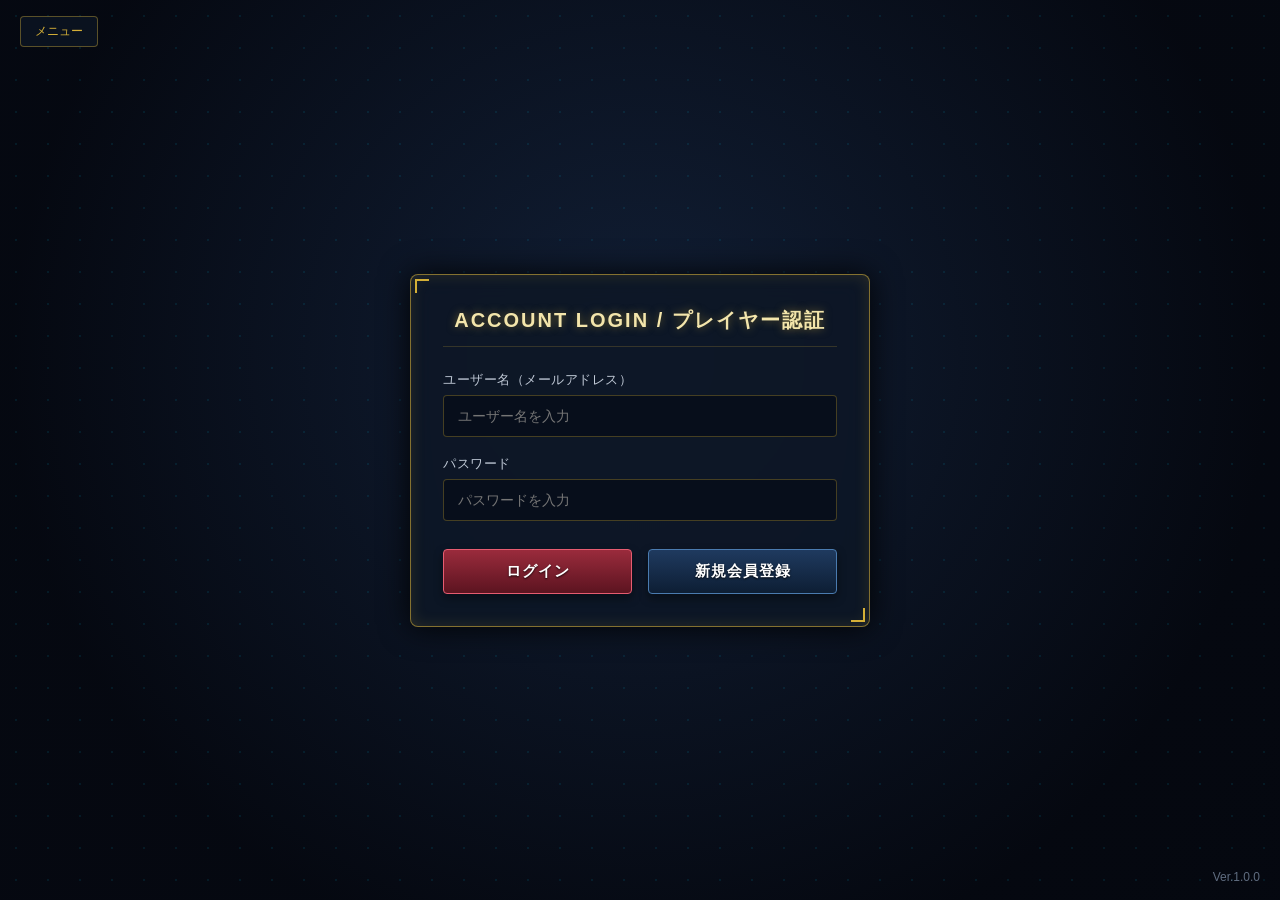
<file: bin/main/static/profile.html>
<!DOCTYPE html>
<html lang="ja">
<head>
    <meta charset="UTF-8">
    <meta name="viewport" content="width=device-width, initial-scale=1.0">
    <title>Gothic Duel - プロフィール</title>
    
    <link rel="preconnect" href="https://fonts.googleapis.com">
    <link rel="preconnect" href="https://fonts.gstatic.com" crossorigin>
    <link href="https://fonts.googleapis.com/css2?family=Cinzel+Decorative:wght@700&family=EB+Garamond:ital,wght@0,400..800;1,400..800&display=swap" rel="stylesheet">

    <style>
        * { box-sizing: border-box; margin: 0; padding: 0; user-select: none; }
        body {
            font-family: 'EB Garamond', serif;
            background: #080d19;
            color: #e0d8e8;
            height: 100vh;
            overflow: hidden;
            display: flex;
            flex-direction: column;
            justify-content: space-between;
        }

        /* ヘッダー */
        header {
            display: flex; align-items: center; padding: 12px 25px;
            background: rgba(15, 10, 23, 0.9); border-bottom: 1px solid rgba(201, 160, 80, 0.3);
        }
        .btn-back {
            background: rgba(45, 27, 78, 0.6); border: 1px solid #c9a050; color: #c9a050;
            padding: 6px 16px; border-radius: 6px; cursor: pointer; font-weight: bold; transition: 0.2s;
        }
        .btn-back:hover { background: #2b1a3a; color: #fff; }

        /* メインコンテナ */
        .profile-container {
            flex: 1; margin: 15px 30px; display: grid; grid-template-columns: 280px 1fr; gap: 20px;
        }

        /* 左パネル */
        .profile-left-box {
            background: rgba(18, 12, 28, 0.9); border: 1px solid rgba(201, 160, 80, 0.4); border-radius: 10px;
            padding: 20px; text-align: center; display: flex; flex-direction: column; align-items: center;
        }
        .prof-avatar {
            width: 100px; height: 100px; border-radius: 50%; border: 3px solid #c9a050;
            background: #1a1028; font-size: 50px; display: flex; justify-content: center; align-items: center;
            margin-bottom: 12px; box-shadow: 0 0 15px rgba(201, 160, 80, 0.4);
        }

        /* プレイヤー名表示＆編集領域 */
        .name-container {
            display: flex; align-items: center; justify-content: center; gap: 8px;
            margin-bottom: 12px; width: 100%;
        }
        .prof-name {
            font-size: 18px; font-weight: bold; color: #f1e6cf;
            font-family: 'Cinzel Decorative', serif;
            max-width: 180px; overflow: hidden; text-overflow: ellipsis; white-space: nowrap;
        }
        .btn-edit-name {
            background: rgba(201, 160, 80, 0.2); border: 1px solid #c9a050; color: #c9a050;
            width: 26px; height: 26px; border-radius: 50%; cursor: pointer;
            display: flex; justify-content: center; align-items: center; font-size: 12px;
            transition: all 0.2s;
        }
        .btn-edit-name:hover {
            background: #c9a050; color: #080d19; transform: scale(1.1);
        }

        .title-badge {
            background: linear-gradient(135deg, #4a1d6d, #230d35); border: 1px solid #c9a050;
            color: #ffd700; padding: 6px 20px; border-radius: 20px; font-size: 12px; font-weight: bold;
            margin-bottom: 15px;
        }

        /* 右パネル */
        .profile-right-box {
            background: rgba(18, 12, 28, 0.9); border: 1px solid rgba(201, 160, 80, 0.4); border-radius: 10px;
            padding: 20px; display: flex; flex-direction: column; gap: 12px;
        }
        .info-card {
            background: rgba(12, 8, 18, 0.7); border: 1px solid rgba(201, 160, 80, 0.2);
            border-radius: 8px; padding: 12px 16px; display: flex; justify-content: space-between; align-items: center;
        }
        .rank-title-display { font-family: 'Cinzel Decorative', serif; font-size: 20px; color: #ffd700; font-weight: bold; }
        
        /* 7クラス別勝利数グラフ */
        .class-wins-section {
            background: rgba(12, 8, 18, 0.7); border: 1px solid rgba(201, 160, 80, 0.2);
            border-radius: 8px; padding: 12px 16px; flex: 1; display: flex; flex-direction: column; justify-content: space-between;
        }
        .chart-bars {
            display: flex; justify-content: space-around; align-items: flex-end; height: 95px; padding: 0 10px; border-bottom: 1px solid rgba(255,255,255,0.1);
        }
        .bar-col { display: flex; flex-direction: column; align-items: center; gap: 4px; font-size: 11px; width: 36px; color: #d0c4de; }
        .bar-fill { width: 14px; border-radius: 3px 3px 0 0; transition: height 0.4s; }
        .bar-num { font-size: 10px; color: #c9a050; }

        /* 名前変更用モーダル */
        .modal-overlay {
            position: fixed; top: 0; left: 0; width: 100vw; height: 100vh;
            background: rgba(0, 0, 0, 0.8); backdrop-filter: blur(6px);
            display: none; justify-content: center; align-items: center; z-index: 100;
        }
        .edit-modal {
            background: rgba(18, 12, 28, 0.95); border: 2px solid #c9a050; border-radius: 12px;
            padding: 24px; width: 320px; text-align: center; box-shadow: 0 0 25px rgba(201, 160, 80, 0.4);
        }
        .edit-input {
            width: 100%; padding: 10px; margin: 15px 0; background: #080d19; border: 1px solid #4a3e56;
            border-radius: 6px; color: #fff; font-size: 14px; text-align: center; outline: none;
        }
        .edit-input:focus { border-color: #c9a050; }

        footer {
            display: flex; justify-content: space-around; align-items: center;
            background: rgba(12, 8, 18, 0.95); border-top: 1px solid rgba(201, 160, 80, 0.3); padding: 10px 0;
        }
        .nav-item { color: #a792ba; font-size: 13px; text-decoration: none; font-weight: bold; cursor: pointer; }
        .nav-item:hover { color: #ffd700; }
    </style>
</head>
<body>

    <header>
        <button class="btn-back" onclick="location.href='home.html'">❮ ホームへ戻る</button>
    </header>

    <div class="profile-container">
        <!-- 左カラム -->
        <div class="profile-left-box">
            <div class="prof-avatar">👤</div>
            
            <!-- プレイヤー名 ＆ 編集ボタン -->
            <div class="name-container">
                <div class="prof-name" id="prof-username">プレイヤー</div>
                <button class="btn-edit-name" onclick="openNameModal()" title="名前を変更">✏️</button>
            </div>

            <div class="title-badge">吊 歌</div>
            <button class="btn-back" style="width: 100%; margin-top: auto;" onclick="alert('スキン変更機能は未実装です')">スキン変更</button>
        </div>

        <!-- 右カラム -->
        <div class="profile-right-box">
            <!-- ランク情報 -->
            <div class="info-card">
                <div>
                    <div style="font-size: 11px; color: #a792ba; margin-bottom: 2px;">ランクマッチ</div>
                    <div class="rank-title-display" id="prof-rank-name">Beginner 0</div>
                </div>
                <div style="text-align: right;">
                    <div style="font-size: 15px; color: #ffd700; font-weight: bold;" id="prof-mp-text">MP 0</div>
                    <div style="font-size: 11px; color: #a792ba;" id="prof-next-mp">NEXT昇格まで あと 200 MP</div>
                </div>
            </div>

            <!-- 所属グループ情報（エメラルド〜ダイヤモンド） -->
            <div class="info-card" style="border-color: rgba(72, 187, 120, 0.3);">
                <div>
                    <div style="font-size: 11px; color: #a792ba; margin-bottom: 2px;">所属グループ</div>
                    <div style="font-family: 'Cinzel Decorative', serif; font-size: 18px; font-weight: bold;" id="prof-group-name">🟢 エメラルド</div>
                </div>
                <div style="text-align: right;">
                    <div style="font-size: 13px; color: #ffd700; font-weight: bold;" id="prof-group-bonus">勝利時 MP +100</div>
                    <div style="font-size: 11px; color: #a792ba;" id="prof-win-streak">0 連勝中</div>
                </div>
            </div>

            <!-- 7クラス別勝利数グラフ -->
            <div class="class-wins-section">
                <div style="display: flex; justify-content: space-between; align-items: center; margin-bottom: 6px;">
                    <span style="font-size: 13px; color: #c9a050; font-weight: bold;">ランクマッチ：クラス別勝利数</span>
                    <span style="font-size: 13px; color: #f1e6cf;">総勝利数: <strong id="total-wins" style="color:#ffd700;">0</strong></span>
                </div>

                <div class="chart-bars">
                    <div class="bar-col"><span class="bar-num" id="win-noble">0</span><div class="bar-fill" id="bar-noble" style="height: 0px; background: #ecc94b;"></div><span>貴族</span></div>
                    <div class="bar-col"><span class="bar-num" id="win-monster">0</span><div class="bar-fill" id="bar-monster" style="height: 0px; background: #ed8936;"></div><span>怪物</span></div>
                    <div class="bar-col"><span class="bar-num" id="win-ghost">0</span><div class="bar-fill" id="bar-ghost" style="height: 0px; background: #a0aec0;"></div><span>幽霊</span></div>
                    <div class="bar-col"><span class="bar-num" id="win-witch">0</span><div class="bar-fill" id="bar-witch" style="height: 0px; background: #9f7aea;"></div><span>魔女</span></div>
                    <div class="bar-col"><span class="bar-num" id="win-doll">0</span><div class="bar-fill" id="bar-doll" style="height: 0px; background: #f687b3;"></div><span>人形</span></div>
                    <div class="bar-col"><span class="bar-num" id="win-hunter">0</span><div class="bar-fill" id="bar-hunter" style="height: 0px; background: #48bb78;"></div><span>狩人</span></div>
                    <div class="bar-col"><span class="bar-num" id="win-pirate">0</span><div class="bar-fill" id="bar-pirate" style="height: 0px; background: #319795;"></div><span>海賊</span></div>
                </div>
            </div>
        </div>
    </div>

    <!-- 名前変更ダイアログ -->
    <div id="name-modal" class="modal-overlay">
        <div class="edit-modal">
            <div style="color: #c9a050; font-weight: bold; font-size: 16px;">プレイヤー名の変更</div>
            <input type="text" id="new-name-input" class="edit-input" maxlength="12" placeholder="新しい名前を入力">
            <div style="display: flex; gap: 10px;">
                <button class="btn-back" style="flex: 1;" onclick="closeNameModal()">キャンセル</button>
                <button class="btn-back" style="flex: 1; background: #c9a050; color: #080d19;" onclick="saveName()">保存</button>
            </div>
        </div>
    </div>

    <footer>
        <a class="nav-item" href="home.html">🏠 ホームへ戻る</a>
    </footer>

    <!-- ランク・グループ判定スクリプト -->
    <script src="js/rank_util.js"></script>

    <script>
        document.addEventListener('DOMContentLoaded', () => {
            loadUserData();
        });

        function loadUserData() {
            const storedUser = localStorage.getItem('user');
            if (!storedUser) {
                window.location.href = 'login.html';
                return;
            }

            try {
                const user = JSON.parse(storedUser);
                const userMp = user.mp || 0;
                const winStreak = user.winStreak || 0;

                // 1. ランク情報の動的計算
                const rankInfo = typeof getRankInfo === 'function' ? getRankInfo(userMp) : { name: 'Beginner 0', nextMp: 200 };
                document.getElementById('prof-username').innerText = user.username || 'プレイヤー';
                document.getElementById('prof-rank-name').innerText = rankInfo.name;
                document.getElementById('prof-mp-text').innerText = 'MP ' + userMp;
                document.getElementById('prof-next-mp').innerText = 'NEXT あと ' + rankInfo.nextMp + ' MP';

                // 2. グループ情報の動的計算 (エメラルド / トパーズ / ルビー...)
                const groupInfo = typeof getGroupInfo === 'function' ? getGroupInfo(winStreak) : { name: 'エメラルド', mpBonus: 100, icon: '🟢', color: '#48bb78' };
                document.getElementById('prof-group-name').innerHTML = `${groupInfo.icon} <span style="color:${groupInfo.color}">${groupInfo.name}</span>`;
                document.getElementById('prof-group-bonus').innerText = `勝利時 MP +${groupInfo.mpBonus}`;
                document.getElementById('prof-win-streak').innerText = `${winStreak} 連勝中`;

                // 3. 7クラス勝利数データの反映
                const wins = user.classWins || {
                    noble: 0, monster: 0, ghost: 0, witch: 0, doll: 0, hunter: 0, pirate: 0
                };

                const classes = ['noble', 'monster', 'ghost', 'witch', 'doll', 'hunter', 'pirate'];
                let total = 0;
                let maxWin = 1;

                classes.forEach(c => {
                    const count = wins[c] || 0;
                    total += count;
                    if (count > maxWin) maxWin = count;
                });

                classes.forEach(c => {
                    const count = wins[c] || 0;
                    document.getElementById(`win-${c}`).innerText = count;
                    const height = count === 0 ? 0 : Math.max(10, Math.min(85, Math.round((count / maxWin) * 85)));
                    document.getElementById(`bar-${c}`).style.height = `${height}px`;
                });

                document.getElementById('total-wins').innerText = total;

            } catch (e) {
                console.error(e);
            }
        }

        // --- 名前変更モーダルのロジック ---
        function openNameModal() {
            const currentName = document.getElementById('prof-username').innerText;
            document.getElementById('new-name-input').value = currentName;
            document.getElementById('name-modal').style.display = 'flex';
        }

        function closeNameModal() {
            document.getElementById('name-modal').style.display = 'none';
        }

        function saveName() {
            const inputVal = document.getElementById('new-name-input').value.trim();
            if (!inputVal) {
                alert('名前を入力してください。');
                return;
            }

            let user = JSON.parse(localStorage.getItem('user') || '{}');
            user.username = inputVal;
            localStorage.setItem('user', JSON.stringify(user));

            document.getElementById('prof-username').innerText = inputVal;
            closeNameModal();
        }
    </script>
</body>
</html>
</file>
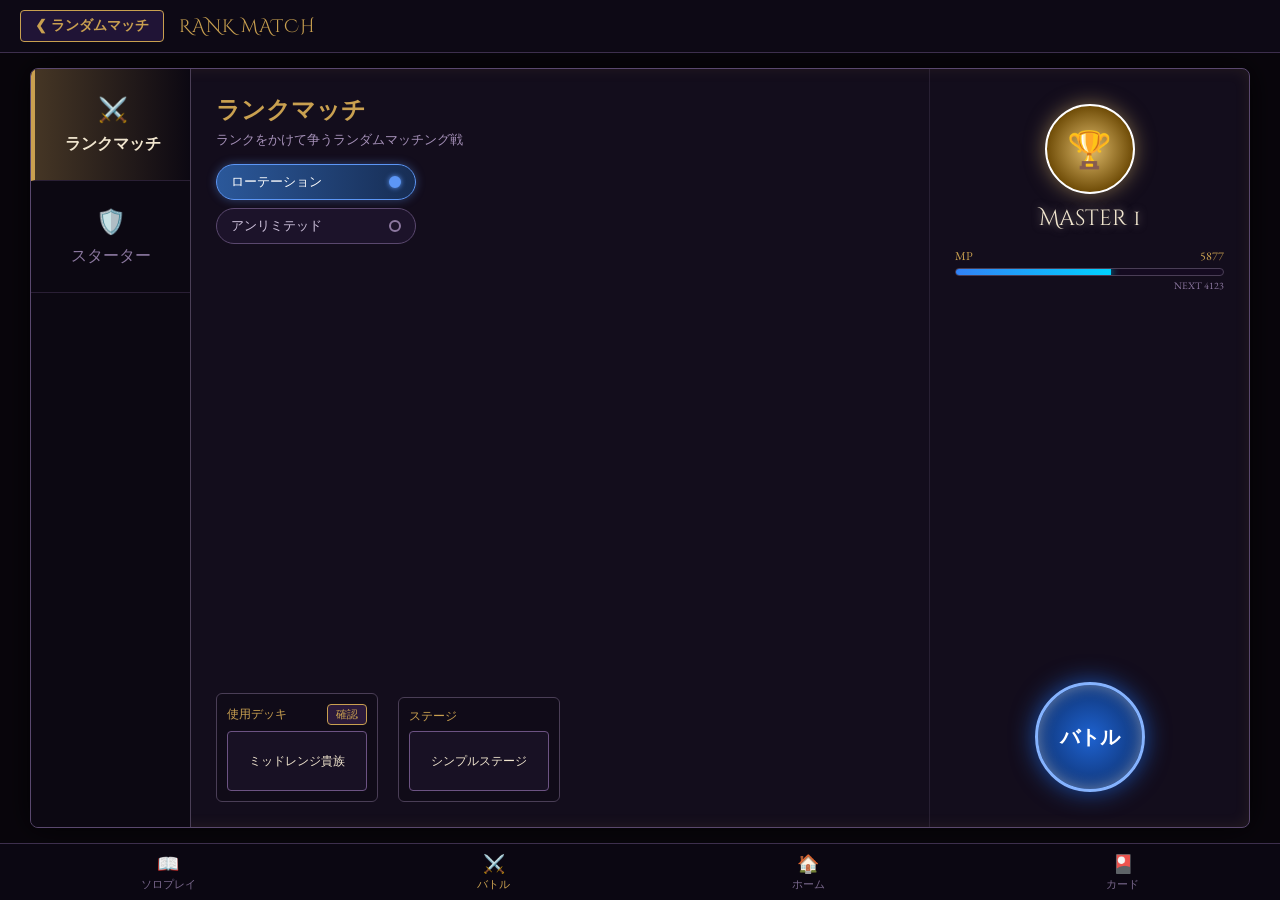
<file: bin/main/static/rank_match.html>
<!DOCTYPE html>
<html lang="ja">
<head>
    <meta charset="UTF-8">
    <meta name="viewport" content="width=device-width, initial-scale=1.0">
    <title>Gothic Duel - ランクマッチ</title>
    
    <link rel="preconnect" href="https://fonts.googleapis.com">
    <link rel="preconnect" href="https://fonts.gstatic.com" crossorigin>
    <link href="https://fonts.googleapis.com/css2?family=Cinzel+Decorative:wght@700&family=EB+Garamond:ital,wght@0,400..800;1,400..800&display=swap" rel="stylesheet">
    
    <style>
        * { box-sizing: border-box; margin: 0; padding: 0; user-select: none; }
        body {
            font-family: 'EB Garamond', serif;
            background: #09060c;
            color: #e0d8e8;
            height: 100vh;
            display: flex;
            flex-direction: column;
            justify-content: space-between;
            overflow: hidden;
        }

        /* --- ヘッダー --- */
        header {
            display: flex;
            align-items: center;
            padding: 10px 20px;
            background: rgba(15, 10, 23, 0.85);
            border-bottom: 1px solid #3d2f4d;
            z-index: 10;
        }
        .btn-back {
            background: rgba(45, 27, 78, 0.6);
            border: 1px solid #c9a050;
            color: #c9a050;
            padding: 6px 14px;
            border-radius: 4px;
            cursor: pointer;
            font-weight: bold;
            font-size: 14px;
            transition: all 0.2s;
        }
        .btn-back:hover {
            background: #c9a050;
            color: #09060c;
        }
        .header-title {
            margin-left: 15px;
            font-family: 'Cinzel Decorative', serif;
            color: #c9a050;
            font-size: 18px;
            letter-spacing: 1px;
        }

        /* --- メインコンテンツ領域 --- */
        .main-container {
            flex: 1;
            display: flex;
            margin: 15px 30px;
            background: rgba(20, 14, 30, 0.9);
            border: 1px solid #5a486e;
            border-radius: 8px;
            box-shadow: 0 0 30px rgba(0, 0, 0, 0.8), inset 0 0 15px rgba(201, 160, 80, 0.1);
            position: relative;
            overflow: hidden;
        }

        /* 左側ナビゲーションタブ */
        .sidebar-tabs {
            width: 160px;
            background: rgba(12, 8, 18, 0.95);
            border-right: 1px solid #4a3e56;
            display: flex;
            flex-direction: column;
            z-index: 2;
        }
        .tab-item {
            padding: 25px 10px;
            text-align: center;
            color: #8c78a0;
            cursor: pointer;
            border-bottom: 1px solid #2a1f35;
            transition: all 0.2s;
            display: flex;
            flex-direction: column;
            align-items: center;
            gap: 8px;
        }
        .tab-item.active {
            background: linear-gradient(90deg, rgba(201, 160, 80, 0.3) 0%, rgba(201, 160, 80, 0) 100%);
            border-left: 4px solid #c9a050;
            color: #f1e6cf;
            font-weight: bold;
        }
        .tab-icon { font-size: 24px; }

        /* 中央エリア：モード詳細＆デッキ指定 */
        .center-section {
            flex: 1;
            padding: 25px;
            display: flex;
            flex-direction: column;
            justify-content: space-between;
            z-index: 2;
        }
        .mode-header h3 {
            font-family: 'Cinzel Decorative', serif;
            color: #c9a050;
            font-size: 24px;
            margin-bottom: 4px;
        }
        .mode-desc {
            font-size: 13px;
            color: #a792ba;
            margin-bottom: 15px;
        }

        /* フォーマット切替（ローテーション / アンリミテッド） */
        .format-selector {
            display: flex;
            flex-direction: column;
            gap: 8px;
            width: 200px;
            margin-bottom: 20px;
        }
        .format-btn {
            display: flex;
            align-items: center;
            justify-content: space-between;
            padding: 8px 14px;
            background: rgba(30, 20, 45, 0.8);
            border: 1px solid #5a486e;
            border-radius: 20px;
            cursor: pointer;
            font-size: 13px;
            color: #d0c4de;
            transition: all 0.2s;
        }
        .format-btn.active {
            background: linear-gradient(90deg, #2b589a 0%, #172d54 100%);
            border-color: #5c96f5;
            color: #ffffff;
            box-shadow: 0 0 10px rgba(92, 150, 245, 0.4);
        }
        .radio-dot {
            width: 12px;
            height: 12px;
            border-radius: 50%;
            border: 2px solid #8c78a0;
        }
        .format-btn.active .radio-dot {
            border-color: #5c96f5;
            background: #5c96f5;
            box-shadow: 0 0 5px #5c96f5;
        }

        /* 下部設定エリア（デッキ＆ステージ） */
        .settings-bottom {
            display: flex;
            gap: 20px;
            align-items: flex-end;
        }
        .setting-box {
            background: rgba(15, 10, 23, 0.8);
            border: 1px solid #4a3e56;
            border-radius: 6px;
            padding: 10px;
        }
        .setting-label {
            font-size: 12px;
            color: #c9a050;
            margin-bottom: 6px;
            display: flex;
            justify-content: space-between;
            align-items: center;
        }
        .btn-confirm {
            background: #2b1a3a;
            border: 1px solid #c9a050;
            color: #c9a050;
            font-size: 11px;
            padding: 2px 8px;
            border-radius: 4px;
            cursor: pointer;
        }
        .deck-preview-card, .stage-preview-card {
            width: 140px;
            height: 60px;
            background: #181124;
            border: 1px solid #6c5383;
            border-radius: 4px;
            display: flex;
            align-items: center;
            justify-content: center;
            font-size: 12px;
            color: #f1e6cf;
        }

        /* 右側エリア：ランク＆MP・バトルボタン */
        .right-section {
            width: 320px;
            padding: 25px;
            display: flex;
            flex-direction: column;
            justify-content: space-between;
            align-items: center;
            border-left: 1px solid rgba(74, 62, 86, 0.4);
            z-index: 2;
        }
        .rank-info { text-align: center; margin-top: 10px; }
        .rank-badge {
            width: 90px;
            height: 90px;
            margin: 0 auto 10px;
            background: radial-gradient(circle, #e2be6e 0%, #704d08 70%);
            border-radius: 50%;
            display: flex;
            align-items: center;
            justify-content: center;
            font-size: 36px;
            box-shadow: 0 0 20px rgba(226, 190, 110, 0.5);
            border: 2px solid #fff;
        }
        .rank-name {
            font-family: 'Cinzel Decorative', serif;
            font-size: 22px;
            color: #f1e6cf;
            text-shadow: 0 0 8px rgba(241, 230, 207, 0.5);
        }

        /* MPゲージ */
        .mp-container { width: 100%; margin-top: 15px; }
        .mp-header { display: flex; justify-content: space-between; font-size: 12px; color: #c9a050; margin-bottom: 4px; }
        .mp-bar-bg { width: 100%; height: 8px; background: #150b21; border: 1px solid #4a3e56; border-radius: 4px; overflow: hidden; }
        .mp-bar-fill { width: 58%; height: 100%; background: linear-gradient(90deg, #3282f6 0%, #00d2ff 100%); box-shadow: 0 0 8px #00d2ff; }
        .mp-next { text-align: right; font-size: 10px; color: #8c78a0; margin-top: 3px; }

        /* 円形バトルボタン */
        .battle-btn-container { margin-bottom: 10px; }
        .btn-battle {
            width: 110px;
            height: 110px;
            border-radius: 50%;
            background: radial-gradient(circle, #1e62d0 0%, #0a2558 100%);
            border: 3px solid #85b3ff;
            color: #ffffff;
            font-family: 'Cinzel Decorative', serif;
            font-size: 20px;
            font-weight: bold;
            cursor: pointer;
            box-shadow: 0 0 25px rgba(30, 98, 208, 0.8), inset 0 0 15px rgba(255, 255, 255, 0.4);
            transition: all 0.3s ease;
            display: flex;
            flex-direction: column;
            align-items: center;
            justify-content: center;
        }
        .btn-battle:hover {
            transform: scale(1.08);
            box-shadow: 0 0 35px rgba(60, 130, 250, 1), inset 0 0 20px rgba(255, 255, 255, 0.6);
            border-color: #ffffff;
        }

        /* マッチング中（キャンセル）表示用オーバーレイ */
        #matching-overlay {
            display: none;
            position: fixed; top: 0; left: 0; width: 100vw; height: 100vh;
            background: rgba(0,0,0,0.85); backdrop-filter: blur(8px);
            z-index: 100; flex-direction: column; justify-content: center; align-items: center;
        }
        .spinner {
            width: 60px; height: 60px; border: 4px solid rgba(201,160,80,0.2);
            border-top: 4px solid #c9a050; border-radius: 50%; animation: spin 1s linear infinite;
            margin-bottom: 20px;
        }
        @keyframes spin { 0% { transform: rotate(0deg); } 100% { transform: rotate(360deg); } }

        /* フッターナビゲーション */
        footer {
            display: flex; justify-content: space-around; align-items: center;
            background: rgba(12, 8, 18, 0.95); border-top: 1px solid #3d2f4d; padding: 8px 0; z-index: 10;
        }
        .nav-item {
            display: flex; flex-direction: column; align-items: center; color: #7a688d; font-size: 11px; cursor: pointer; text-decoration: none; transition: 0.2s;
        }
        .nav-item:hover, .nav-item.active { color: #c9a050; }
        .nav-icon { font-size: 18px; margin-bottom: 2px; }
    </style>
</head>
<body>

    <!-- ヘッダー -->
    <header>
        <button class="btn-back" onclick="location.href='home.html'">❮ ランダムマッチ</button>
        <div class="header-title">RANK MATCH</div>
    </header>

    <!-- メインフレーム -->
    <div class="main-container">
        <!-- 左タブ -->
        <div class="sidebar-tabs">
            <div class="tab-item active">
                <span class="tab-icon">⚔️</span>
                <span>ランクマッチ</span>
            </div>
            <div class="tab-item">
                <span class="tab-icon">🛡️</span>
                <span>スターター</span>
            </div>
        </div>

        <!-- 中央：モード詳細＆デッキ指定 -->
        <div class="center-section">
            <div>
                <div class="mode-header">
                    <h3>ランクマッチ</h3>
                    <div class="mode-desc">ランクをかけて争うランダムマッチング戦</div>
                </div>

                <!-- フォーマット選択 -->
                <div class="format-selector">
                    <div class="format-btn active" onclick="setFormat(this, 'rotation')">
                        <span>ローテーション</span>
                        <span class="radio-dot"></span>
                    </div>
                    <div class="format-btn" onclick="setFormat(this, 'unlimited')">
                        <span>アンリミテッド</span>
                        <span class="radio-dot"></span>
                    </div>
                </div>
            </div>

            <!-- 使用デッキ＆ステージ選択 -->
            <div class="settings-bottom">
                <div class="setting-box">
                    <div class="setting-label">
                        <span>使用デッキ</span>
                        <button class="btn-confirm" onclick="location.href='deck.html'">確認</button>
                    </div>
                    <div class="deck-preview-card" id="current-deck-name">
                        ミッドレンジ貴族
                    </div>
                </div>

                <div class="setting-box">
                    <div class="setting-label">
                        <span>ステージ</span>
                    </div>
                    <div class="stage-preview-card">
                        シンプルステージ
                    </div>
                </div>
            </div>
        </div>

        <!-- 右側：ランク情報＆バトルボタン -->
        <div class="right-section">
            <div style="width: 100%;">
                <div class="rank-info">
                    <div class="rank-badge">🏆</div>
                    <div class="rank-name">Master 1</div>
                </div>

                <!-- MPゲージ -->
                <div class="mp-container">
                    <div class="mp-header">
                        <span>MP</span>
                        <span>5877</span>
                    </div>
                    <div class="mp-bar-bg">
                        <div class="mp-bar-fill"></div>
                    </div>
                    <div class="mp-next">NEXT 4123</div>
                </div>
            </div>

            <!-- バトルボタン -->
            <div class="battle-btn-container">
                <button class="btn-battle" onclick="startMatchmaking()">
                    <span>バトル</span>
                </button>
            </div>
        </div>
    </div>

    <!-- マッチング中（キャンセル）オーバーレイ画面 -->
    <div id="matching-overlay" class="overlay-screen">
        <div style="font-family: 'Cinzel Decorative', serif; font-size: 24px; color: #c9a050; margin-bottom: 10px;">
            MATCHING IN PROGRESS
        </div>
        <div style="font-size: 14px; color: #a792ba; margin-bottom: 30px;">対戦相手を探しています...</div>
        <div class="spinner"></div>
        <button class="btn-back" onclick="cancelMatchmaking()" style="padding: 8px 30px; font-size: 15px;">
            キャンセル
        </button>
    </div>

    <!-- フッターナビゲーション -->
    <footer>
        <a class="nav-item" href="solo.html">
            <span class="nav-icon">📖</span>
            <span>ソロプレイ</span>
        </a>
        <a class="nav-item active" href="rank_match.html">
            <span class="nav-icon">⚔️</span>
            <span>バトル</span>
        </a>
        <a class="nav-item" href="home.html">
            <span class="nav-icon">🏠</span>
            <span>ホーム</span>
        </a>
        <a class="nav-item" href="deck.html">
            <span class="nav-icon">🎴</span>
            <span>カード</span>
        </a>
    </footer>

    <script>
        let matchTimer = null;

        function setFormat(element, mode) {
            document.querySelectorAll('.format-btn').forEach(btn => btn.classList.remove('active'));
            element.classList.add('active');
        }

        // バトルボタンを押すとマッチング待機画面を表示し、3秒後に対戦画面（battle.html）へ遷移
        function startMatchmaking() {
            document.getElementById('matching-overlay').style.display = 'flex';
            matchTimer = setTimeout(() => {
                window.location.href = 'battle.html';
            }, 3000);
        }

        // キャンセルボタン
        function cancelMatchmaking() {
            if (matchTimer) {
                clearTimeout(matchTimer);
                matchTimer = null;
            }
            document.getElementById('matching-overlay').style.display = 'none';
        }

        // 保存されたデッキ名の自動反映
        document.addEventListener('DOMContentLoaded', () => {
            const savedDecks = localStorage.getItem('userDecksList');
            if (savedDecks) {
                try {
                    const decks = JSON.parse(savedDecks);
                    if (decks.length > 0) {
                        document.getElementById('current-deck-name').innerText = decks[0].name || 'デッキ 1';
                    }
                } catch(e) {}
            }
        });
    </script>
</body>
</html>
</file>
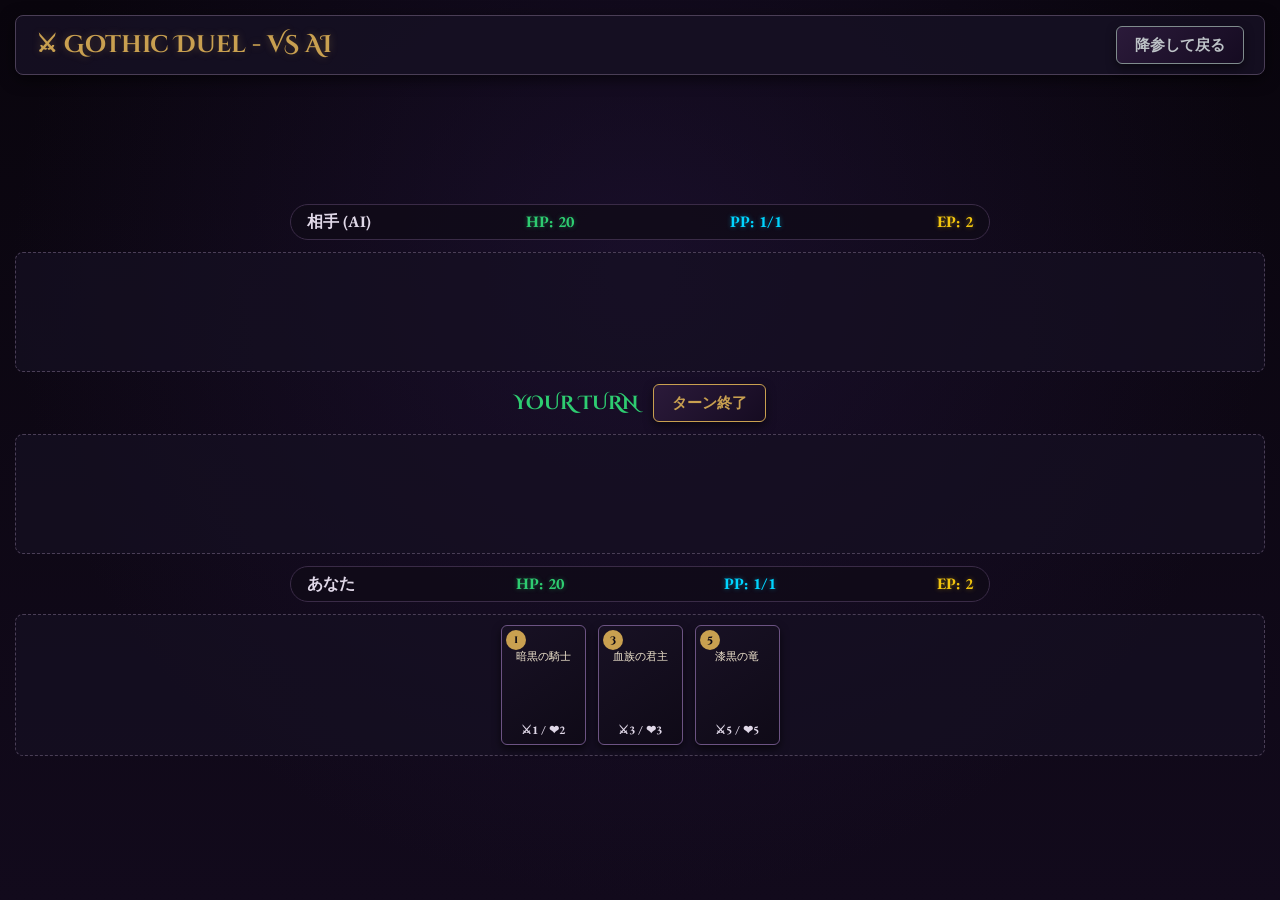
<file: bin/main/static/solo.html>
<!DOCTYPE html>
<html lang="ja">
<head>
    <meta charset="UTF-8">
    <title>Gothic Duel - VS AI ソロ対戦</title>
    
    <!-- Google Fonts の読み込み -->
    <link rel="preconnect" href="https://fonts.googleapis.com">
    <link rel="preconnect" href="https://fonts.gstatic.com" crossorigin>
    <link href="https://fonts.googleapis.com/css2?family=Cinzel+Decorative:wght@700&family=EB+Garamond:ital,wght@0,400..800;1,400..800&display=swap" rel="stylesheet">

    <style>
        * { box-sizing: border-box; margin: 0; padding: 0; user-select: none; }
        body {
            font-family: 'EB Garamond', serif;
            background: #0d0914;
            background-image: radial-gradient(circle at 50% 30%, rgba(45, 27, 78, 0.4) 0%, transparent 70%),
                              linear-gradient(to bottom, #09050d, #120a1c);
            color: #e0d8e8;
            height: 100vh;
            display: flex;
            flex-direction: column;
            justify-content: space-between;
            padding: 15px;
            overflow: hidden;
        }

        h2, h3, .card-name { font-family: 'Cinzel Decorative', serif; }

        header {
            display: flex;
            justify-content: space-between;
            align-items: center;
            background: rgba(22, 16, 35, 0.9);
            border: 1px solid #4a3e56;
            padding: 10px 20px;
            border-radius: 8px;
            box-shadow: 0 4px 15px rgba(0, 0, 0, 0.6);
        }
        h2 { color: #c9a050; text-shadow: 0 0 8px rgba(201, 160, 80, 0.3); }

        .field {
            display: flex;
            flex-direction: column;
            gap: 12px;
            flex-grow: 1;
            margin: 10px 0;
            justify-content: center;
        }

        .zone {
            background: rgba(22, 16, 35, 0.7);
            border: 1px dashed #4a3e56;
            border-radius: 8px;
            min-height: 120px;
            display: flex;
            justify-content: center;
            align-items: center;
            gap: 12px;
            padding: 10px;
        }

        .player-info {
            display: flex;
            justify-content: space-between;
            width: 100%;
            max-width: 700px;
            margin: 0 auto;
            font-size: 16px;
            font-weight: bold;
            background: rgba(15, 10, 23, 0.8);
            padding: 6px 16px;
            border-radius: 20px;
            border: 1px solid #3a2b47;
        }
        .hp { color: #2ecc71; text-shadow: 0 0 5px rgba(46, 204, 113, 0.4); }
        .pp { color: #00d4ff; text-shadow: 0 0 5px rgba(0, 212, 255, 0.4); }
        .ep { color: #f1c40f; text-shadow: 0 0 5px rgba(241, 196, 15, 0.4); }

        /* カードデザイン */
        .card {
            background: linear-gradient(145deg, #181124, #0f0a17);
            border: 1px solid #6c5383;
            border-radius: 6px;
            width: 85px;
            height: 120px;
            padding: 6px;
            text-align: center;
            cursor: pointer;
            position: relative;
            transition: all 0.2s ease;
            box-shadow: 0 4px 8px rgba(0, 0, 0, 0.6);
        }
        .card:hover { transform: translateY(-4px); border-color: #c9a050; box-shadow: 0 0 10px rgba(201, 160, 80, 0.4); }
        
        /* 選択中のカード枠 */
        .card.selected { border: 2px solid #2ecc71 !important; box-shadow: 0 0 12px #2ecc71 !important; }
        
        /* 進化状態のカード */
        .card.evolved {
            border: 2px solid #f1c40f !important;
            box-shadow: 0 0 12px rgba(241, 196, 15, 0.8) !important;
            background: linear-gradient(145deg, #2b1f0d, #140d05);
        }

        .card-cost {
            position: absolute;
            top: 4px;
            left: 4px;
            background: #c9a050;
            color: #0d0914;
            border-radius: 50%;
            width: 20px;
            height: 20px;
            line-height: 20px;
            font-weight: bold;
            font-size: 11px;
            font-family: 'Cinzel Decorative', serif;
        }
        .card-name {
            margin-top: 18px;
            font-size: 11px;
            color: #f1e6cf;
            line-height: 1.2;
        }
        .card-stats {
            position: absolute;
            bottom: 6px;
            width: 100%;
            left: 0;
            font-size: 12px;
            color: #e0d8e8;
            font-weight: bold;
        }
        .card-rush {
            position: absolute;
            top: 4px;
            right: 4px;
            font-size: 10px;
            color: #e74c3c;
            font-weight: bold;
        }

        /* アクション操作バー */
        .controls { display: flex; justify-content: center; gap: 15px; align-items: center; }
        .btn {
            font-family: 'EB Garamond', serif;
            font-size: 15px;
            font-weight: bold;
            background: linear-gradient(135deg, #2b1a3a 0%, #150b21 100%);
            color: #c9a050;
            border: 1px solid #c9a050;
            padding: 8px 18px;
            border-radius: 6px;
            cursor: pointer;
            box-shadow: 0 4px 10px rgba(0, 0, 0, 0.5);
            transition: all 0.2s ease;
        }
        .btn:hover { background: #c9a050; color: #0d0914; box-shadow: 0 0 10px rgba(201, 160, 80, 0.6); }
        .btn-evo { border-color: #f1c40f; color: #f1c40f; }
        .btn-evo:hover { background: #f1c40f; color: #0d0914; }
        .btn-back { border-color: #7f8c8d; color: #bdc3c7; }
    </style>
</head>
<body>

    <header>
        <h2>⚔ Gothic Duel - VS AI</h2>
        <button class="btn btn-back" onclick="location.href='/home.html'">降参して戻る</button>
    </header>

    <div class="field">
        <!-- AI プレイヤー情報 & 盤面 -->
        <div class="player-info">
            <span>相手 (AI)</span>
            <span class="hp">HP: <span id="ai-hp">20</span></span>
            <span class="pp">PP: <span id="ai-pp">1/1</span></span>
            <span class="ep">EP: <span id="ai-ep">2</span></span>
        </div>
        <div id="ai-board" class="zone"></div>

        <!-- ターン状態 & 操作制御 -->
        <div class="controls">
            <h3 id="turn-indicator" style="color: #2ecc71;">YOUR TURN</h3>
            <button id="btn-evolve" class="btn btn-evo" onclick="evolveSelectedCard()" style="display:none;">⚡ 進化させる</button>
            <button class="btn" onclick="endTurn()">ターン終了</button>
        </div>

        <!-- 自分 盤面 & プレイヤー情報 & 手札 -->
        <div id="my-board" class="zone"></div>
        <div class="player-info">
            <span>あなた</span>
            <span class="hp">HP: <span id="my-hp">20</span></span>
            <span class="pp">PP: <span id="my-pp">1/1</span></span>
            <span class="ep">EP: <span id="my-ep">2</span></span>
        </div>
        <div id="my-hand" class="zone"></div>
    </div>

    <script>
        let myDeck = [];
        let myHand = [], myBoard = [];
        let aiHand = [], aiBoard = [];
        
        let myHp = 20, aiHp = 20;
        let myMaxPp = 1, myPp = 1;
        let aiMaxPp = 1, aiPp = 1;
        let myEp = 2, aiEp = 2; // 進化ポイント（EP）
        let isMyTurn = true;

        let selectedBoardIndex = null; // 攻撃・進化対象として選択中の自陣フォロワーのインデックス

        document.addEventListener('DOMContentLoaded', () => {
            // 保存済みデッキのロード
            const savedDeck = localStorage.getItem('userDeck');
            if (savedDeck) {
                try { myDeck = JSON.parse(savedDeck); } catch(e) { myDeck = []; }
            }
            if (!myDeck || myDeck.length === 0) {
                myDeck = [
                    { id: 1, name: '暗黒の騎士', cost: 1, attack: 1, defense: 2 },
                    { id: 2, name: '月影の魔導士', cost: 2, attack: 2, defense: 2 },
                    { id: 3, name: '血族の君主', cost: 3, attack: 3, defense: 3 },
                    { id: 4, name: '漆黒の竜', cost: 5, attack: 5, defense: 5 }
                ];
            }

            // 初期手札3枚引き
            for(let i=0; i<3; i++) drawCard();
            
            // AI 初期手札のセット
            aiHand = [
                { id: 90, name: '屍鬼', cost: 1, attack: 1, defense: 2 },
                { id: 91, name: 'ガーゴイル', cost: 2, attack: 2, defense: 3 },
                { id: 92, name: '吸血コウモリ', cost: 3, attack: 3, defense: 2 }
            ];

            render();
        });

        // ドロー処理
        function drawCard() {
            if (myDeck.length > 0 && myHand.length < 5) {
                const randomIndex = Math.floor(Math.random() * myDeck.length);
                myHand.push({ ...myDeck[randomIndex] });
            }
        }

        // 手札からカードを場に出す
        function playCard(handIndex) {
            if (!isMyTurn) return;
            const card = myHand[handIndex];
            if (myPp < card.cost) return alert('PPが不足しています！');
            if (myBoard.length >= 5) return alert('場のカードは最大5枚までです！');

            myPp -= card.cost;
            // 場に出したターンは攻撃不能（canAttack: false, evolved: false）
            myBoard.push({ ...card, canAttack: false, evolved: false, hasRushed: false });
            myHand.splice(handIndex, 1);
            
            selectedBoardIndex = null;
            render();
        }

        // 自分の盤面カードの選択（攻撃準備・進化対象選択）
        function selectMyBoardCard(index) {
            if (!isMyTurn) return;
            selectedBoardIndex = (selectedBoardIndex === index) ? null : index;
            render();
        }

        // 【進化機能】選択中の自陣フォロワーを進化させる
        function evolveSelectedCard() {
            if (selectedBoardIndex === null || !isMyTurn) return;
            if (myEp <= 0) return alert('EP（進化ポイント）が足りません！');

            const card = myBoard[selectedBoardIndex];
            if (card.evolved) return alert('このカードは既に進化しています！');

            // 進化処理
            myEp -= 1;
            card.evolved = true;
            card.attack += 2; // ステータス上昇 (+2/+2)
            card.defense = (card.defense || card.hp || 1) + 2;
            card.canAttack = true; // 突進効果（出したターンでも即時攻撃可能）
            card.hasRushed = true;

            alert(`${card.name} が進化！ (攻撃力+2 / 体力+2 / 突進獲得)`);
            render();
        }

        // 相手のリーダー（HP）へ攻撃
        function attackAiLeader() {
            if (selectedBoardIndex === null || !isMyTurn) return;
            const card = myBoard[selectedBoardIndex];

            if (!card.canAttack) return alert('このカードは今ターン攻撃できません！');

            aiHp -= card.attack;
            card.canAttack = false; // 1ターン1回攻撃
            selectedBoardIndex = null;

            alert(`${card.name} の直接攻撃！ AIに ${card.attack} ダメージ！`);
            checkWin();
            render();
        }

        // 相手フォロワーへの戦闘攻撃
        function attackAiFollower(targetIndex) {
            if (selectedBoardIndex === null || !isMyTurn) return;
            const attacker = myBoard[selectedBoardIndex];
            const defender = aiBoard[targetIndex];

            if (!attacker.canAttack) return alert('このカードは今ターン攻撃できません！');

            // ダメージ相互計算
            defender.defense -= attacker.attack;
            attacker.defense -= defender.attack;

            attacker.canAttack = false;
            selectedBoardIndex = null;

            // 破壊判定
            if (defender.defense <= 0) aiBoard.splice(targetIndex, 1);
            if (attacker.defense <= 0) myBoard.splice(myBoard.indexOf(attacker), 1);

            render();
        }

        // ターン終了
        function endTurn() {
            if (!isMyTurn) return;
            isMyTurn = false;
            selectedBoardIndex = null;
            
            document.getElementById('turn-indicator').innerText = "AI TURN";
            document.getElementById('turn-indicator').style.color = "#e74c3c";

            setTimeout(processAiTurn, 1000);
        }

        // CPU（AI）の思考ロジック
        function processAiTurn() {
            aiMaxPp = Math.min(10, aiMaxPp + 1);
            aiPp = aiMaxPp;

            // 召喚可能状態のリセット
            aiBoard.forEach(card => card.canAttack = true);

            // 1. AIカードプレイ
            for (let i = aiHand.length - 1; i >= 0; i--) {
                if (aiHand[i].cost <= aiPp && aiBoard.length < 5) {
                    aiPp -= aiHand[i].cost;
                    aiBoard.push({ ...aiHand[i], canAttack: false, evolved: false });
                    aiHand.splice(i, 1);
                }
            }

            // 2. AIの進化思考 (盤面に未進化カードがあり、EPがあれば確率で進化)
            if (aiEp > 0 && aiBoard.length > 0) {
                const targetCard = aiBoard.find(c => !c.evolved);
                if (targetCard && Math.random() > 0.3) {
                    aiEp -= 1;
                    targetCard.evolved = true;
                    targetCard.attack += 2;
                    targetCard.defense = (targetCard.defense || targetCard.hp || 1) + 2;
                    targetCard.canAttack = true;
                }
            }
            render();

            // 3. AIの攻撃処理 (1秒後)
            setTimeout(() => {
                aiBoard.forEach(card => {
                    if (card.canAttack) {
                        myHp -= card.attack;
                    }
                });
                checkWin();

                // 自分のターン開始準備
                myMaxPp = Math.min(10, myMaxPp + 1);
                myPp = myMaxPp;
                
                // 自分の盤面カードを攻撃可能状態にする
                myBoard.forEach(c => c.canAttack = true);
                
                drawCard();
                isMyTurn = true;
                
                document.getElementById('turn-indicator').innerText = "YOUR TURN";
                document.getElementById('turn-indicator').style.color = "#2ecc71";
                render();
            }, 1000);
        }

		// 勝敗判定 & バックエンド連動
		function checkWin() {
		    const user = JSON.parse(localStorage.getItem('user') || '{}');
		    const username = user.username || 'guest';

		    if (aiHp <= 0) {
		        saveMatchResult(username, 'WIN');
		        alert('🎉 VICTORY! 勝利を収めました！');
		        location.href = '/home.html';
		    } else if (myHp <= 0) {
		        saveMatchResult(username, 'LOSE');
		        alert('💀 DEFEAT... 敗北しました');
		        location.href = '/home.html';
		    }
		}

		// 勝敗APIの呼び出し
		function saveMatchResult(username, result) {
		    fetch('/api/game/result', {
		        method: 'POST',
		        headers: { 'Content-Type': 'application/json' },
		        body: JSON.stringify({
		            username: username,
		            result: result
		        })
		    })
		    .then(res => res.json())
		    .then(data => console.log('戦績保存レスポンス:', data))
		    .catch(err => console.error('戦績保存エラー:', err));
		}

        // 画面のレンダリング
        function render() {
            document.getElementById('my-hp').innerText = myHp;
            document.getElementById('ai-hp').innerText = Math.max(0, aiHp);
            document.getElementById('my-pp').innerText = `${myPp}/${myMaxPp}`;
            document.getElementById('ai-pp').innerText = `${aiPp}/${aiMaxPp}`;
            document.getElementById('my-ep').innerText = myEp;
            document.getElementById('ai-ep').innerText = aiEp;

            // 進化ボタンの表示制御
            const evoBtn = document.getElementById('btn-evolve');
            if (selectedBoardIndex !== null && myBoard[selectedBoardIndex] && !myBoard[selectedBoardIndex].evolved && myEp > 0) {
                evoBtn.style.display = 'inline-block';
            } else {
                evoBtn.style.display = 'none';
            }

            // AIのリーダー選択（直接攻撃ターゲット）
            const aiInfoEl = document.querySelector('.player-info');
            aiInfoEl.onclick = () => attackAiLeader();
            aiInfoEl.style.cursor = (selectedBoardIndex !== null) ? 'pointer' : 'default';

            // 自分の手札描画
            const handEl = document.getElementById('my-hand');
            handEl.innerHTML = '';
            myHand.forEach((card, i) => {
                const el = document.createElement('div');
                el.className = 'card';
                el.onclick = () => playCard(i);
                el.innerHTML = `
                    <div class="card-cost">${card.cost}</div>
                    <div class="card-name">${card.name}</div>
                    <div class="card-stats">⚔${card.attack} / ❤${card.defense||card.hp||1}</div>
                `;
                handEl.appendChild(el);
            });

            // 自分の盤面描画
            const myBoardEl = document.getElementById('my-board');
            myBoardEl.innerHTML = '';
            myBoard.forEach((card, i) => {
                const el = document.createElement('div');
                el.className = `card ${selectedBoardIndex === i ? 'selected' : ''} ${card.evolved ? 'evolved' : ''}`;
                el.onclick = () => selectMyBoardCard(i);
                el.innerHTML = `
                    ${card.hasRushed ? '<div class="card-rush">突進</div>' : ''}
                    <div class="card-name">${card.name}</div>
                    <div class="card-stats">⚔${card.attack} / ❤${card.defense||card.hp||1}</div>
                `;
                myBoardEl.appendChild(el);
            });

            // AIの盤面描画
            const aiBoardEl = document.getElementById('ai-board');
            aiBoardEl.innerHTML = '';
            aiBoard.forEach((card, i) => {
                const el = document.createElement('div');
                el.className = `card ${card.evolved ? 'evolved' : ''}`;
                el.onclick = () => attackAiFollower(i);
                el.innerHTML = `
                    <div class="card-name">${card.name}</div>
                    <div class="card-stats">⚔${card.attack} / ❤${card.defense||card.hp||1}</div>
                `;
                aiBoardEl.appendChild(el);
            });
        }
    </script>
</body>
</html>
</file>
